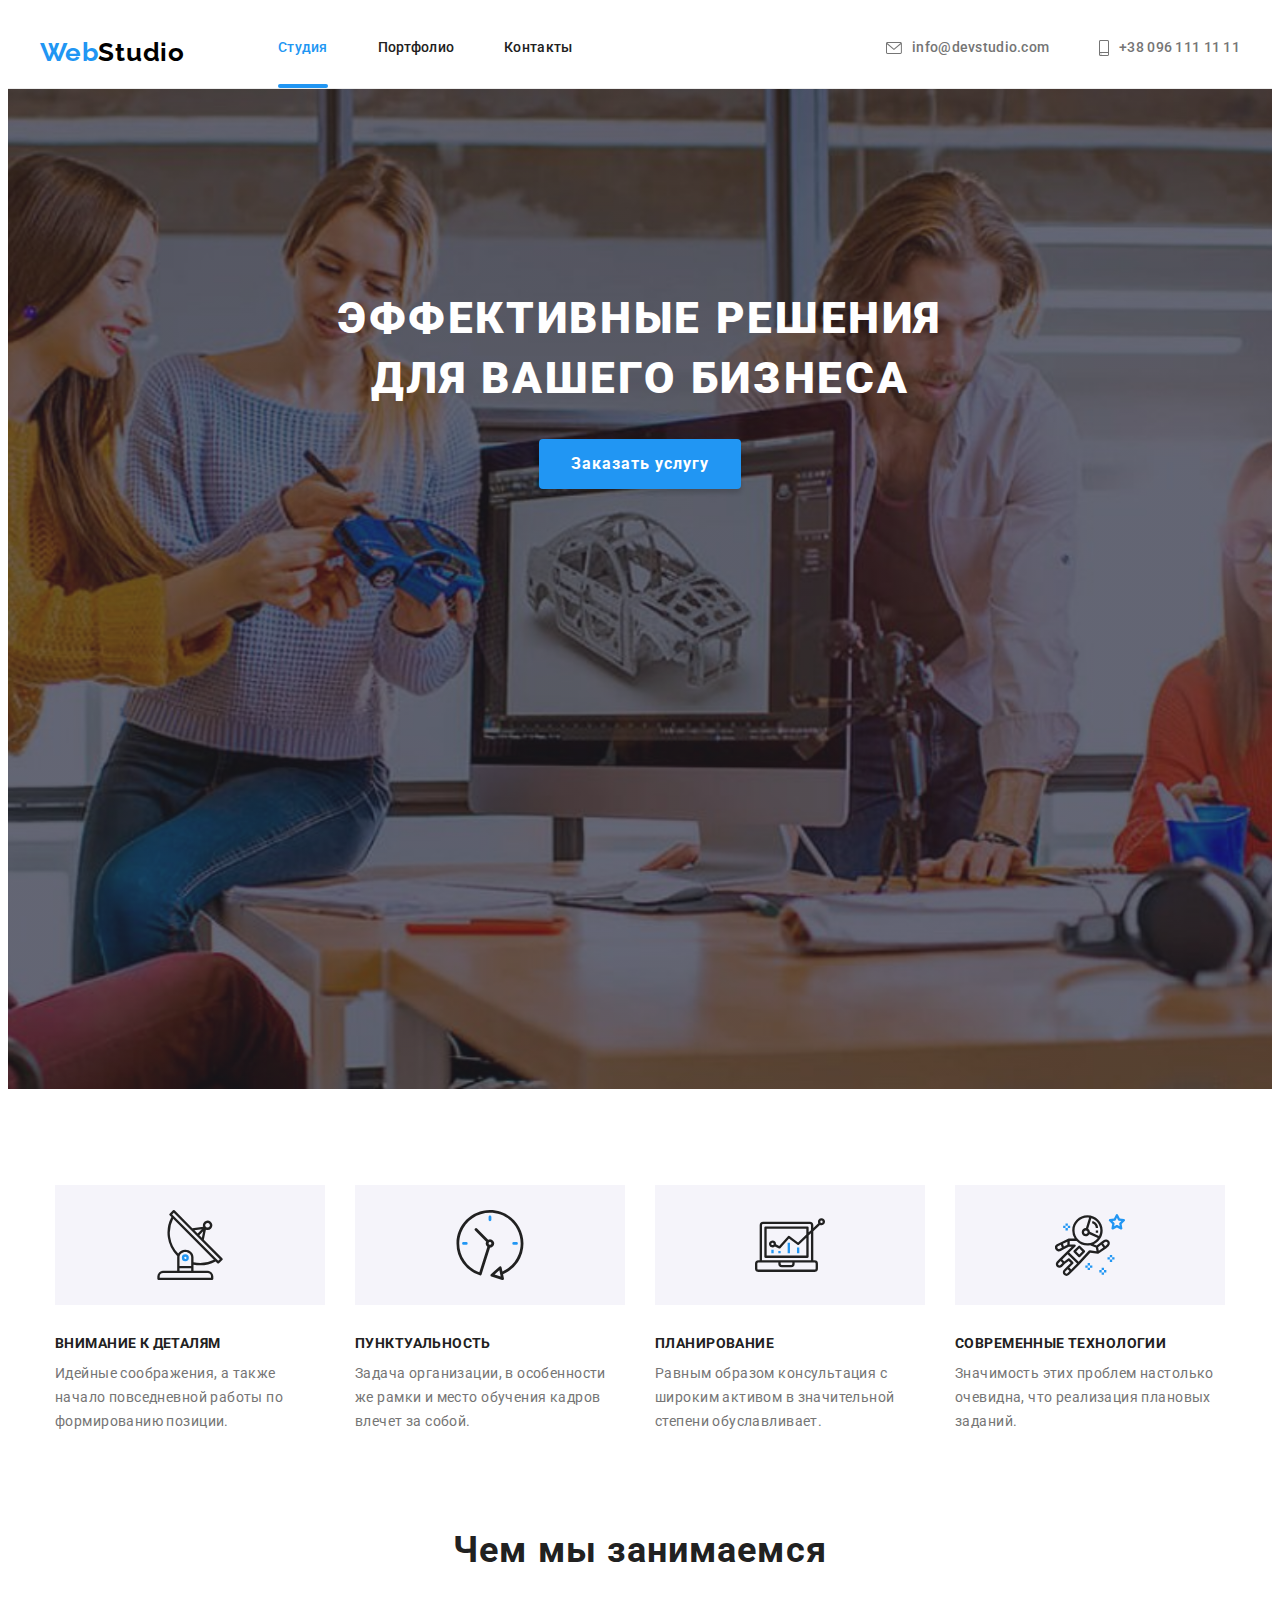
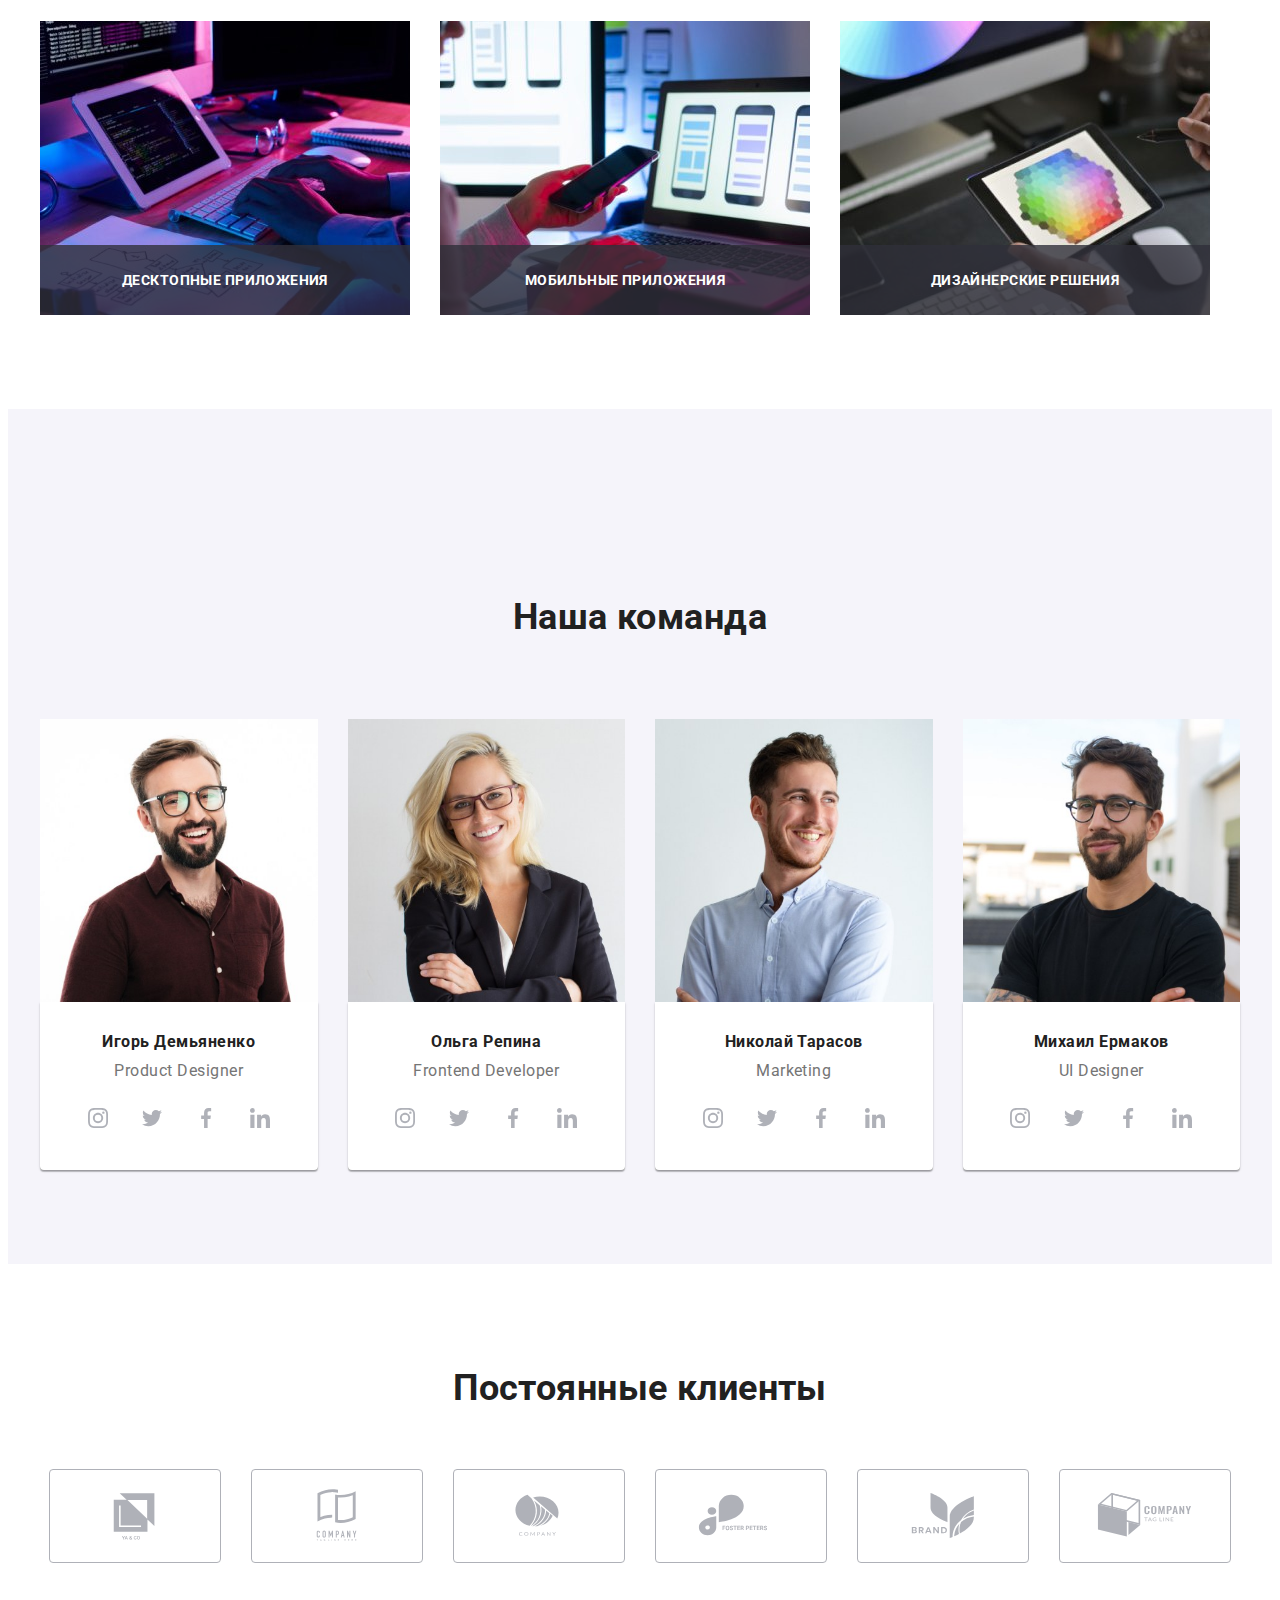
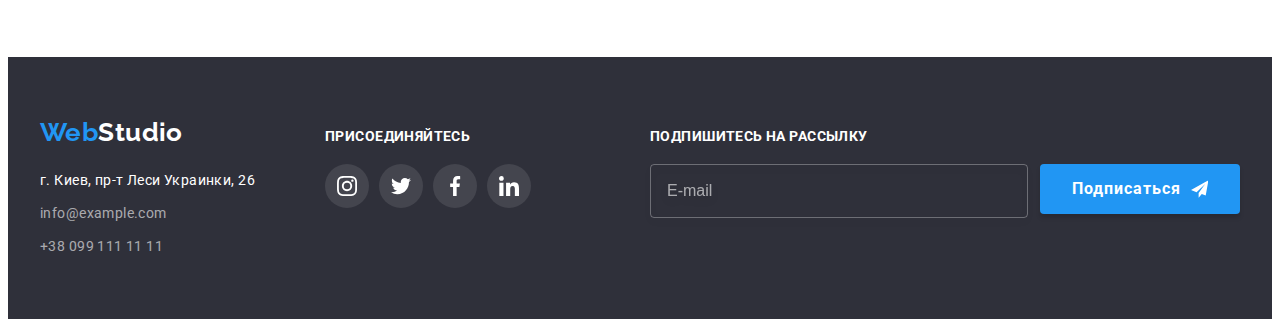
<file: index.html>
<!DOCTYPE html>
<html lang="ru">
	<head>
		<meta charset="UTF-8" />
		<meta http-equiv="X-UA-Compatible" content="IE=edge" />
		<meta name="viewport" content="width=device-width, initial-scale=1.0" />
		<title>Document</title>
		<link
			rel="stylesheet"
			href="https://cdnjs.cloudflare.com/ajax/libs/modern-normalize/1.1.0/modern-normalize.min.css"
			integrity="sha512-wpPYUAdjBVSE4KJnH1VR1HeZfpl1ub8YT/NKx4PuQ5NmX2tKuGu6U/JRp5y+Y8XG2tV+wKQpNHVUX03MfMFn9Q=="
			crossorigin="anonymous"
			referrerpolicy="no-referrer"
		/>
		<!-- fonts start -->
		<link rel="preconnect" href="https://fonts.googleapis.com" />
		<link rel="preconnect" href="https://fonts.gstatic.com" crossorigin />
		<link
			href="https://fonts.googleapis.com/css2?family=Raleway:wght@700&family=Roboto:wght@400;500;700;900&display=swap"
			rel="stylesheet"
		/>
		<!-- fonts end -->
		<link rel="stylesheet" href="./css/main.min.css" />
	
	</head>

	<body data-page>
		<!-- шапка -->
		<header class="header">
			<div class="container header__container">
				<a class="logo header__logo link" href="./index.html">Web<span class="header__logo-light">Studio</span>
				</a>
				<nav class="nav">
					<ul class="nav__list list">
						<li class="nav__item">
							<a class="nav__link nav__link--current link" href="./index.html">Студия</a>
						</li>
						<li class="nav__item">
							<a class="nav__link link" href="./portfolio.html">Портфолио</a>
						</li>
						<li class="nav__item">
							<a class="nav__link link" href="#">Контакты</a>
						</li>
					</ul>
				</nav>
				<ul class="header-contacts list">
					<li class="header-contacts__item">
						<a class="header-contacts__link link " href="mailto:info@devstudio.com">
							<svg class="header-contacts__icon" width="16px" height="12px">
								<use href="./images/icons.svg#mail"></use>
							</svg>
							info@devstudio.com
						</a>
					</li>

					<li class="header-contacts__item">
						<a class="header-contacts__link link " href="tel:+380961111111">
							<svg class="header-contacts__icon" width="10px" height="16px">
								<use href="./images/icons.svg#phone"></use>
							</svg>
							+38 096 111 11 11
						</a>
					</li>
				</ul>
					<button class="open-btn" type="submit">
						<svg class="header-icon" width="40" height="40">
						   <use href="./images/icons.svg#icon-menu"></use>
						 </svg>
					   </button>
			</div>
			 <!--MobMenu-->
			 
			 </div>
			 <div class="mob-menu is-hidden">
			   <button class="close-btn" type="submit">
				  <svg class="close-icon" width="40" height="40">
				   <use href="./images/icons.svg#icon-close"></use>
				 </svg>
			   </button>
			   <ul class="mob-menu__list list">
				 <li class="mob-menu__item">
				   <a class="mob-menu__link current link" href="./index.html">Студия</a>
				 </li>
				 <li class="mob-menu__item">
				   <a class="mob-menu__link  link" href="./portfolio.html">Портфолио</a>
				 </li>
				 <li class="mob-menu__item">
				   <a class="mob-menu__link link" href="">Контакты</a>
				 </li>
			   </ul>
			   <div class="mob-menu__contact">
				 <a class="mob-menu__tel link" href="tel:+380961111111">
					 +38 096 111 11 11</a>
			<a class="mob-menu__mail link" href="mailto:info@devstudio.com">
					   info@devstudio.com</a>
			  </div>
			   <ul class="mob-menu__soc list">
				 <li class="mob-menu__soc-item">
				   <a class="mob-menu__soc-link" href="">Instagram</a>
				 </li>
				 <li class="mob-menu__soc-item">
				   <a class="mob-menu__soc-link" href="">Twitter</a>
				 </li>
				 <li class="mob-menu__soc-item">
				   <a class="mob-menu__soc-link" href="">Facebook</a>
				 </li>
				 <li class="mob-menu__soc-item">
				   <a class="mob-menu__soc-link" href="">LinkedIn</a>
				 </li>
			   </ul>
			  </div>
		</header>
		<!-- основная информация -->
		<main>
			<!-- секция герой -->
			<section class="hero section">
				<div class="container">
					<h1 class="hero__title">Эффективные решения для вашего бизнеса</h1>
					<button type="button" data-modal-open class="hero__btn btn">Заказать услугу</button>
				</div>
			</section>
			<!-- наши особенности -->
			<section class="peculiarities section">
				<div class="container peculiarities-container">
					<h2 class="visually-hidden">особенности</h2>
					<ul class="peculiarities-list list">
						<li class="peculiarities-list__item">
							<div class="peculiarities-list__icon">
								<svg width="70px" height="70px">
									<use href="./images/icons.svg#antenna"></use>
								</svg>
							</div>
							<h3 class="peculiarities-list__h">Внимание к деталям</h3>
							<p class="peculiarities-list__p">
								Идейные соображения, а также начало повседневной работы по формированию позиции.
							</p>
						</li>
						<li class="peculiarities-list__item">
							<div class="peculiarities-list__icon">
								<svg width="70px" height="70px">
									<use href="./images/icons.svg#clock"></use>
								</svg>
							</div>
							<h3 class="peculiarities-list__h">Пунктуальность</h3>
							<p class="peculiarities-list__p">
								Задача организации, в особенности же рамки и место обучения кадров влечет за собой.
							</p>
						</li>
						<li class="peculiarities-list__item">
							<div class="peculiarities-list__icon">
								<svg width="70px" height="70px">
									<use href="./images/icons.svg#diagram"></use>
								</svg>
							</div>
							<h3 class="peculiarities-list__h">Планирование</h3>
							<p class="peculiarities-list__p">
								Равным образом консультация с широким активом в значительной степени обуславливает.
							</p>
						</li>
						<li class="peculiarities-list__item">
							<div class="peculiarities-list__icon">
								<svg width="70px" height="70px">
									<use href="./images/icons.svg#astronaut"></use>
								</svg>
							</div>
							<h3 class="peculiarities-list__h">Современные технологии</h3>
							<p class="peculiarities-list__p">
								Значимость этих проблем настолько очевидна, что реализация плановых заданий.
							</p>
						</li>
					</ul>
				</div>
			</section>
			<!-- Чем мы занимаемся -->
			<section class="examples section">
				<div class="container">
					<h2 class="examples__title">Чем мы занимаемся</h2>
					<ul class="examples-list list">
						<li class="examples-list__item">
							<img class="examples-list__img" 
							srcset="./images\img-1@1x_destop.jpg 1x, images\img-1@2x_destop.jpg 2x"
							src="./images\img-1@1x_destop.jpg" 
							alt="Десктопные приложения" 
							width="370"/>
							
								<p class="examples-list__label">Десктопные приложения</p>
							
						</li>
						<li class="examples-list__item">
							<img class="examples-list__img" 
							srcset="./images\img-2@1x_destop.jpg 1x, images\img-2@2x_destop.jpg 2x"
							src="./images\img-2@1x_destop.jpg" alt="Мобильные приложения" width="370"  />
							
								<p class="examples-list__label">Мобильные приложения</p>
							
						</li>
						<li class="examples-list__item">
							<img class="examples-list__img"
							srcset="./images\img-3@1x_destop.jpg 1x, images\img-3@2x_destop.jpg 2x"
							 src="./images\img-3@1x_destop.jpg" alt="Дизайнерские решения" width="370"  />
							
								<p class="examples-list__label">Дизайнерские решения</p>
							
						</li>
					</ul>
				</div>
			</section>
			<!-- наша команда -->
			<section class="team section">
				<div class="container">
					<h2 class="team__title">Наша команда</h2>
					<ul class="team-list list cards-set">
						<li class="team__item cards-set-item">
							<picture>
								<source
								  srcset="
									./images\teamphoto\img-1@1x_desktop.jpg 1x,
									./images\teamphoto\img-1@2x_desktop.jpg 2x
								  "
								  media="(min-width: 1200px)"
								/>
								<source
								  srcset="
									./images\teamphoto\img-1@1x_tablet.jpg 1x,
									./images\teamphoto\img-1@2x_tablet.jpg 2x
								  "
								  media="(min-width: 768px)"
								/>
								<source
								  srcset="
									./images\teamphoto\img-1@1x_mobile.jpg 1x,
									./images\teamphoto\img-1@2x_mobile.jpg 2x
								  "
								  media="(min-width: 480px)"
								/>
							  </picture>
							  <img
								class="team-img"
								src="./images\teamphoto\img-1@1x_mobile.jpg"
								alt="фотография специалиста1"
								width="450"
							  />
							<div class="team-wrapper">
								<h3 class="team-name">Игорь Демьяненко</h3>
								<p class="team-proffeison" lang="en">Product Designer</p>
								<ul class="list socials">
									<li class="social-item">
										<a class="link socila-link" href="" target="_blank" rel="nofollow noopener" aria-label="instagram">
											<svg class="social-icon" width="20px" height="20px">
												<use href="./images/icons.svg#instagram"></use>
											</svg>
										</a>
									</li>
									<li class="social-item">
										<a class="link socila-link" href="" target="_blank" rel="nofollow noopener" aria-label="twitter">
											<svg class="social-icon" width="20px" height="20px">
												<use href="./images/icons.svg#twitter"></use>
											</svg>
										</a>
									</li>
									<li class="social-item">
										<a class="link socila-link" href="" target="_blank" rel="nofollow noopener" aria-label="facebook">
											<svg class="social-icon" width="20px" height="20px">
												<use href="./images/icons.svg#facebook"></use>
											</svg>
										</a>
									</li>
									<li class="social-item">
										<a class="link socila-link" href="" target="_blank" rel="nofollow noopener" aria-label="linkedin">
											<svg class="social-icon" width="20px" height="20px">
												<use href="./images/icons.svg#linkedin"></use>
											</svg>
										</a>
									</li>
								</ul>
							</div>
						</li>

						<li class="team__item cards-set-item">
							<picture>
								<source
								  srcset="
									./images\teamphoto\img-2@1x_desktop.jpg 1x,
									./images\teamphoto\img-2@2x_desktop.jpg 2x
								  "
								  media="(min-width: 1200px)"
								/>
								<source
								  srcset="
									./images\teamphoto\img-2@1x_tablet.jpg 1x,
									./images\teamphoto\img-2@2x_tablet.jpg 2x
								  "
								  media="(min-width: 768px)"
								/>
								<source
								  srcset="
									./images\teamphoto\img-2@1x_mobile.jpg 1x,
									./images\teamphoto\img-2@2x_mobile.jpg 2x
								  "
								  media="(min-width: 480px)"
								/>
							  </picture>
							  <img
								class="team-img"
								src="./images\teamphoto\img-2@1x_mobile.jpg"
								alt="фотография специалиста1"
								width="450"
							  />
							<div class="team-wrapper">
								<h3 class="team-name">Ольга Репина</h3>
								<p class="team-proffeison" lang="en">Frontend Developer</p>
								<ul class="list socials">
									<li class="social-item">
										<a class="link socila-link" href="" target="_blank" rel="nofollow noopener" aria-label="instagram">
											<svg class="social-icon" width="20px" height="20px">
												<use href="./images/icons.svg#instagram"></use>
											</svg>
										</a>
									</li>
									<li class="social-item">
										<a class="link socila-link" href="" target="_blank" rel="nofollow noopener" aria-label="twitter">
											<svg class="social-icon" width="20px" height="20px">
												<use href="./images/icons.svg#twitter"></use>
											</svg>
										</a>
									</li>
									<li class="social-item">
										<a class="link socila-link" href="" target="_blank" rel="nofollow noopener" aria-label="facebook">
											<svg class="social-icon" width="20px" height="20px">
												<use href="./images/icons.svg#facebook"></use>
											</svg>
										</a>
									</li>
									<li class="social-item">
										<a class="link socila-link" href="" target="_blank" rel="nofollow noopener" aria-label="linkedin">
											<svg class="social-icon" width="20px" height="20px">
												<use href="./images/icons.svg#linkedin"></use>
											</svg>
										</a>
									</li>
								</ul>
							</div>
						</li>
						<li class="team__item cards-set-item">
							<picture>
								<source
								  srcset="
									./images\teamphoto\img-3@1x_desktop.jpg 1x,
									./images\teamphoto\img-3@2x_desktop.jpg 2x
								  "
								  media="(min-width: 1200px)"
								/>
								<source
								  srcset="
									./images\teamphoto\img-3@1x_tablet.jpg 1x,
									./images\teamphoto\img-3@2x_tablet.jpg 2x
								  "
								  media="(min-width: 768px)"
								/>
								<source
								  srcset="
									./images\teamphoto\img-3@1x_mobile.jpg 1x,
									./images\teamphoto\img-3@2x_mobile.jpg 2x
								  "
								  media="(min-width: 480px)"
								/>
							  </picture>
							  <img
								class="team-img"
								src="./images\teamphoto\img-3@1x_mobile.jpg"
								alt="фотография специалиста1"
								width="450"
							  />
							<div class="team-wrapper">
								<h3 class="team-name">Николай Тарасов</h3>
								<p class="team-proffeison" lang="en">Marketing</p>
								<ul class="list socials">
									<li class="social-item">
										<a class="link socila-link" href="" target="_blank" rel="nofollow noopener" aria-label="instagram">
											<svg class="social-icon" width="20px" height="20px">
												<use href="./images/icons.svg#instagram"></use>
											</svg>
										</a>
									</li>
									<li class="social-item">
										<a class="link socila-link" href="" target="_blank" rel="nofollow noopener" aria-label="twitter">
											<svg class="social-icon" width="20px" height="20px">
												<use href="./images/icons.svg#twitter"></use>
											</svg>
										</a>
									</li>
									<li class="social-item">
										<a class="link socila-link" href="" target="_blank" rel="nofollow noopener" aria-label="facebook">
											<svg class="social-icon" width="20px" height="20px">
												<use href="./images/icons.svg#facebook"></use>
											</svg>
										</a>
									</li>
									<li class="social-item">
										<a class="link socila-link" href="" target="_blank" rel="nofollow noopener" aria-label="linkedin">
											<svg class="social-icon" width="20px" height="20px">
												<use href="./images/icons.svg#linkedin"></use>
											</svg>
										</a>
									</li>
								</ul>
							</div>
						</li>
						<li class="team__item cards-set-item">
							<picture>
								<source
								  srcset="
									./images\teamphoto\img-4@1x_desktop.jpg 1x,
									./images\teamphoto\img-4@2x_desktop.jpg 2x
								  "
								  media="(min-width: 1200px)"
								/>
								<source
								  srcset="
									./images\teamphoto\img-4@1x_tablet.jpg 1x,
									./images\teamphoto\img-4@2x_tablet.jpg 2x
								  "
								  media="(min-width: 768px)"
								/>
								<source
								  srcset="
									./images\teamphoto\img-4@1x_mobile.jpg 1x,
									./images\teamphoto\img-4@2x_mobile.jpg 2x
								  "
								  media="(min-width: 480px)"
								/>
							  </picture>
							  <img
								class="team-img"
								src="./images\teamphoto\img-4@1x_mobile.jpg"
								alt="фотография специалиста1"
								width="450"
							  />
							<div class="team-wrapper">
								<h3 class="team-name">Михаил Ермаков</h3>
								<p class="team-proffeison" lang="en">UI Designer</p>
								<ul class="list socials">
									<li class="social-item">
										<a class="link socila-link" href="" target="_blank" rel="nofollow noopener" aria-label="instagram">
											<svg class="social-icon" width="20px" height="20px">
												<use href="./images/icons.svg#instagram"></use>
											</svg>
										</a>
									</li>
									<li class="social-item">
										<a class="link socila-link" href="" target="_blank" rel="nofollow noopener" aria-label="twitter">
											<svg class="social-icon" width="20px" height="20px">
												<use href="./images/icons.svg#twitter"></use>
											</svg>
										</a>
									</li>
									<li class="social-item">
										<a class="link socila-link" href="" target="_blank" rel="nofollow noopener" aria-label="facebook">
											<svg class="social-icon" width="20px" height="20px">
												<use href="./images/icons.svg#facebook"></use>
											</svg>
										</a>
									</li>
									<li class="social-item">
										<a class="link socila-link" href="" target="_blank" rel="nofollow noopener" aria-label="linkedin">
											<svg class="social-icon" width="20px" height="20px">
												<use href="./images/icons.svg#linkedin"></use>
											</svg>
										</a>
									</li>
								</ul>
							</div>
						</li>
					</ul>
				</div>
			</section>
			<!-- постоянные клиенты -->
			<section class="clients section">
				<div class="container">
					<h2 class="clients-title">Постоянные клиенты</h2>
					<ul class="clients-list list">
						<li class="clients-item">
							<a href="" class="clients-link">
								<svg class="clients-icon" width="106" height="60">
									<use href="./images/icons.svg#company1"></use>
								</svg>
							</a>
						</li>
						<li class="clients-item">
							<a href="" class="clients-link">
								<svg class="clients-icon" width="106" height="60">
									<use href="./images/icons.svg#company2"></use>
								</svg>
							</a>
						</li>
						<li class="clients-item">
							<a href="" class="clients-link">
								<svg class="clients-icon" width="106" height="60">
									<use href="./images/icons.svg#company3"></use>
								</svg>
							</a>
						</li>
						<li class="clients-item">
							<a href="" class="clients-link">
								<svg class="clients-icon" width="106" height="60">
									<use href="./images/icons.svg#company4"></use>
								</svg>
							</a>
						</li>
						<li class="clients-item">
							<a href="" class="clients-link">
								<svg class="clients-icon" width="106" height="60">
									<use href="./images/icons.svg#company5"></use>
								</svg>
							</a>
						</li>
						<li class="clients-item">
							<a href="" class="clients-link">
								<svg class="clients-icon" width="106" height="60">
									<use href="./images/icons.svg#company6"></use>
								</svg>
							</a>
						</li>
					</ul>
				</div>
			</section>
		</main>
		<!-- подвал -->
		<footer class="footer">
			<div class="container">
				<div class="address-container-wrapper">
				<div class="address-container">
					<a class="logo logo-ft link" href="./index.html">Web<span class="logo-dark">Studio</span>
					</a>
					<address class="address">
						<ul class="address-list list">
							<li class="address-iteam">
								<a
									class="adsress-link link"
									href="https://goo.gl/maps/4akNieNe14denpzW6"
									target="_blank"
									rel="nofollow noopener"
								>
									г. Киев, пр-т Леси Украинки, 26
								</a>
							</li>
							<li class="contacts-iteam">
								<a class="contacts-link link" href="mailto:info@example.com">info@example.com</a>
							</li>
							<li class="contacts-iteam">
								<a class="contacts-link link" href="tel:+380991111111">+38 099 111 11 11</a>
							</li>
						</ul>
					</address>
				</div>
				<div class="join-container">
					<h2 class="join-title">присоединяйтесь</h2>
					<ul class="list socials">
						<li class="social-item">
							<a class="link footer-socila-link" href="" target="_blank" rel="nofollow noopener" aria-label="instagram">
								<svg class="footer-social-icon" width="20px" height="20px">
									<use href="./images/icons.svg#instagram"></use>
								</svg>
							</a>
						</li>
						<li class="social-item">
							<a class="link footer-socila-link" href="" target="_blank" rel="nofollow noopener" aria-label="twitter">
								<svg class="footer-social-icon" width="20px" height="20px">
									<use href="./images/icons.svg#twitter"></use>
								</svg>
							</a>
						</li>
						<li class="social-item">
							<a class="link footer-socila-link" href="" target="_blank" rel="nofollow noopener" aria-label="facebook">
								<svg class="footer-social-icon" width="20px" height="20px">
									<use href="./images/icons.svg#facebook"></use>
								</svg>
							</a>
						</li>
						<li class="social-item">
							<a class="link footer-socila-link" href="" target="_blank" rel="nofollow noopener" aria-label="linkedin">
								<svg class="footer-social-icon" width="20px" height="20px">
									<use href="./images/icons.svg#linkedin"></use>
								</svg>
							</a>
						</li>
					</ul>
				</div>
			</div>
				<div class="footer-mailing">
					<h2 class="mailing-header">Подпишитесь на рассылку</h2>
					<form class="mailing-form">
					  <label class="mailing-label" for="mail-name"> </label>
					  <input
						type="email"
						name="mail-name"
						class="mailing-input"
						required
						id="mail-name"
						placeholder="E-mail"
						name="mail-name"
					  />
					  <button class="mailing-button" type="submit">
						Подписаться
						<svg class="mailing-icon" width="24" height="24">
						  <use href="./images/icons.svg#icon-telegram"></use>
						</svg>
					  </button>
					</form>
				  </div>
			</div>
		</footer>
		<!-- modal -->
		<div class="backdrop is-hidden" data-modal>
			<div class="modal">
			  <button type="button" class="modal-close-button" data-modal-close>
				<svg class="close-icon" width="30" height="30">
				  <use href="./images/icons.svg#icon-close"></use>
				</svg>
			  </button>
			  <p class="modal-title">Оставьте свои данные, мы вам перезвоним</p>
			  <form class="modal-form">
				<div class="modal-field">
				  <label class="modal-label" for="user-name">Имя </label>
				  <div class="input-wrap">
					<input
					  type="text"
					  name="user-name"
					  class="modal-input"
					  required
					  id="user-name"
					/>
					<svg class="input-icon" width="18" height="18">
					  <use href="./images/icons.svg#icon-person-modal"></use>
					</svg>
				  </div>
				</div>
				<div class="modal-field">
				  <label class="modal-label" for="user-tel">Телефон </label>
				  <div class="input-wrap">
					<input
					  type="tel"
					  name="user-tel"
					  class="modal-input"
					  required
					  id="user-tel"
					  title="+380 (00) 000-00-00"
					  pattern="[\+]\d{3}\s[\(]\d{2}[\)]\s\d{3}[\-]\d{2}[\-]\d{2}"
					  minlength="13"
					  maxlength="13"
					/>
					<svg class="input-icon" width="18" height="18">
					  <use href="./images/icons.svg#icon-phone-modal"></use>
					</svg>
				  </div>
				</div>
				<div class="modal-field">
				  <label class="modal-label" for="user-mail"> Почта</label>
				  <div class="input-wrap">
					<input
					  type="email"
					  name="user-mail"
					  class="modal-input"
					  id="user-mail"
					/>
					<svg class="input-icon" width="18" height="18">
					  <use href="./images/icons.svg#icon-email-modal"></use>
					</svg>
				  </div>
				</div>
				<div class="modal-comment">
				  <label class="modal-label" for="user-comment"> Комментарий</label>
				  <textarea
					class="modal-text"
					name="modal-text"
					id="user-comment"
					cols="30"
					rows="10"
					placeholder="Введите текст"
				  ></textarea>
				</div>
				<div class="modal-agreement">
				  <input
					type="checkbox"
					name="privacy"
					id="privacy"
					class="input-check visually-hidden"
				  />
				  <label for="privacy" class="check-text">
					<span>
					  <svg class="check-icon" width="11" height="8">
						<use href="./images/icons.svg#chek"></use>
					  </svg>
					</span>
					Соглашаюсь с рассылкой и принимаю&nbsp;
					<a href="">Условия договора</a>
				  </label>
				</div>
				<button type="submit" class="modal-btn">Отправить</button>
			  </form>
			</div>
		  </div>

		<script src="./js/modal.js"></script>
		<script src="./js/menu.js"></script>
	</body>
</html>
</file>
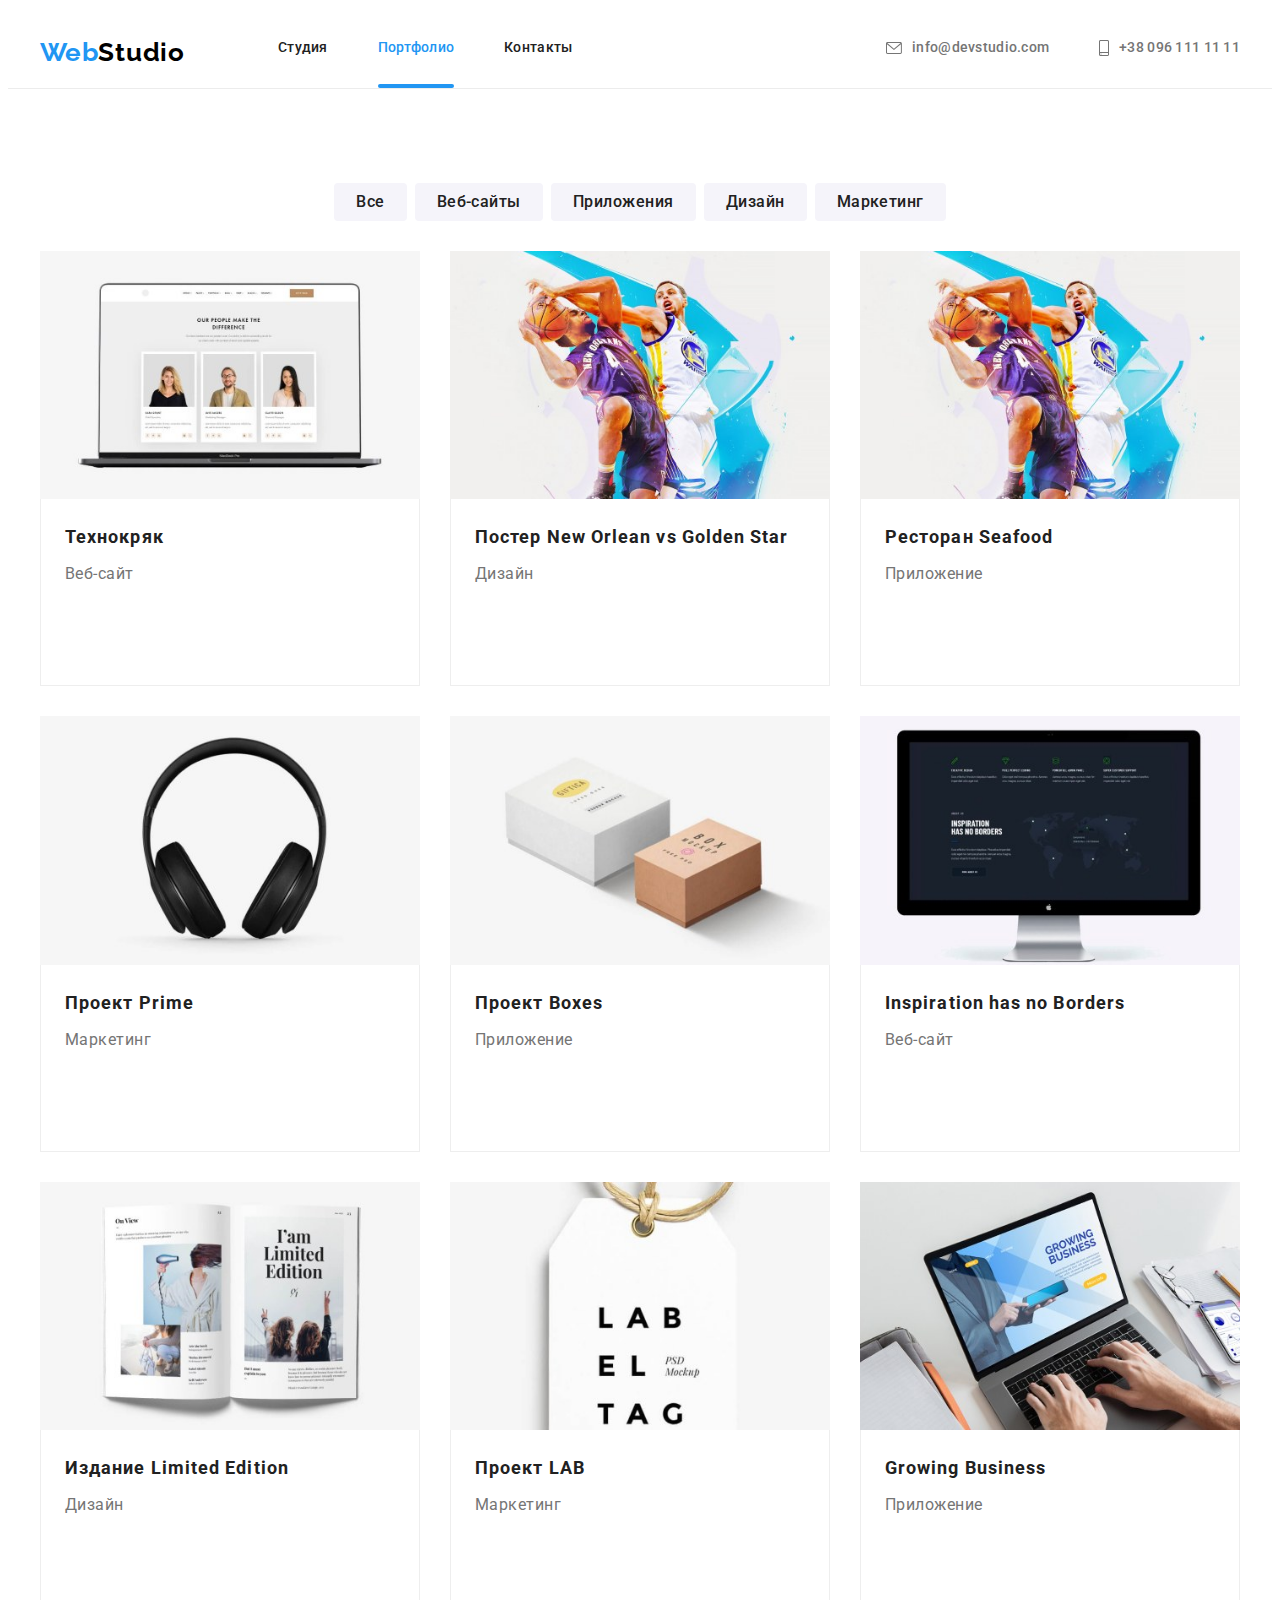
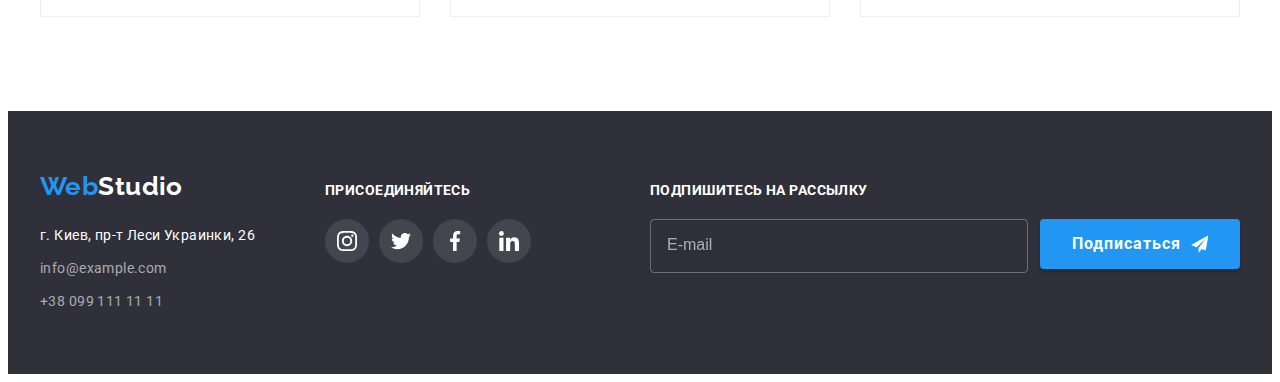
<file: portfolio.html>
<!DOCTYPE html>
<html lang="ru">
	<head>
		<meta charset="UTF-8" />
		<meta http-equiv="X-UA-Compatible" content="IE=edge" />
		<meta name="viewport" content="width=device-width, initial-scale=1.0" />
		<title>Document</title>
		<!-- start normalize -->
		<link
			rel="stylesheet"
			href="https://cdnjs.cloudflare.com/ajax/libs/modern-normalize/1.1.0/modern-normalize.min.css"
			integrity="sha512-wpPYUAdjBVSE4KJnH1VR1HeZfpl1ub8YT/NKx4PuQ5NmX2tKuGu6U/JRp5y+Y8XG2tV+wKQpNHVUX03MfMFn9Q=="
			crossorigin="anonymous"
			referrerpolicy="no-referrer"/>
		<!-- end normolize -->
		<!-- fonts start -->
		<link rel="preconnect" href="https://fonts.googleapis.com" />
		<link rel="preconnect" href="https://fonts.gstatic.com" crossorigin />
		<link
			href="https://fonts.googleapis.com/css2?family=Raleway:wght@700&family=Roboto:wght@400;500;700;900&display=swap"
			rel="stylesheet"
		/>
		<!-- fonts end -->
		<link rel="stylesheet" href="./css/main.min.css" />
		<link rel="stylesheet" href="./css/styles.css" />
	</head>
	<body>
		<!-- шапка -->
		<header class="header">
			<div class="container header__container">
				<a class="logo header__logo link" href="./index.html">Web<span class="header__logo-light">Studio</span>
				</a>
				<nav class="nav">
					<ul class="nav__list list">
						<li class="nav__item">
							<a class="nav__link link" href="./index.html">Студия</a>
						</li>
						<li class="nav__item">
							<a class="nav__link nav__link--current link" href="./portfolio.html">Портфолио</a>
						</li>
						<li class="nav__item">
							<a class="nav__link link" href="#">Контакты</a>
						</li>
					</ul>
				</nav>
				<ul class="header-contacts list">
					<li class="header-contacts__item">
						<a class="header-contacts__link link " href="mailto:info@devstudio.com">
							<svg class="header-contacts__icon" width="16px" height="12px">
								<use href="./images/icons.svg#mail"></use>
							</svg>
							info@devstudio.com
						</a>
					</li>

					<li class="header-contacts__item">
						<a class="header-contacts__link link " href="tel:+380961111111">
							<svg class="header-contacts__icon" width="10px" height="16px">
								<use href="./images/icons.svg#phone"></use>
							</svg>
							+38 096 111 11 11
						</a>
					</li>
				</ul>
					<button class="open-btn" type="submit">
						<svg class="header-icon" width="40" height="40">
						   <use href="./images/icons.svg#icon-menu"></use>
						 </svg>
					   </button>
			</div>
			 <!--MobMenu-->
			 
			 </div>
			 <div class="mob-menu is-hidden">
			   <button class="close-btn" type="submit">
				  <svg class="close-icon" width="40" height="40">
				   <use href="./images/icons.svg#icon-close"></use>
				 </svg>
			   </button>
			   <ul class="mob-menu__list list">
				 <li class="mob-menu__item">
				   <a class="mob-menu__link link" href="./index.html">Студия</a>
				 </li>
				 <li class="mob-menu__item">
				   <a class="mob-menu__link current link" href="./portfolio.html">Портфолио</a>
				 </li>
				 <li class="mob-menu__item">
				   <a class="mob-menu__link link" href="">Контакты</a>
				 </li>
			   </ul>
			   <div class="mob-menu__contact">
				 <a class="mob-menu__tel link" href="tel:+380961111111">
					 +38 096 111 11 11</a>
			<a class="mob-menu__mail link" href="mailto:info@devstudio.com">
					   info@devstudio.com</a>
			  </div>
			   <ul class="mob-menu__soc list">
				 <li class="mob-menu__soc-item">
				   <a class="mob-menu__soc-link" href="">Instagram</a>
				 </li>
				 <li class="mob-menu__soc-item">
				   <a class="mob-menu__soc-link" href="">Twitter</a>
				 </li>
				 <li class="mob-menu__soc-item">
				   <a class="mob-menu__soc-link" href="">Facebook</a>
				 </li>
				 <li class="mob-menu__soc-item">
				   <a class="mob-menu__soc-link" href="">LinkedIn</a>
				 </li>
			   </ul>
			  </div>
		</header>
		<!-- основная информация -->
		<!-- portfolio -->
		<main>
			<section class="portfolio section">
				<div class="container">
					<h1 class="visually-hidden">Портфолио</h1>
					<ul class="btn-list list btn-list-container">
						<li class="btn-item">
							<button type="button" class="btn-filtr filtr-btn">Все</button>
						</li>
						<li class="btn-item">
							<button type="button" class="btn-filtr filtr-btn">Веб-сайты</button>
						</li>
						<li class="btn-item">
							<button type="button" class="btn-filtr filtr-btn">Приложения</button>
						</li>
						<li class="btn-item">
							<button type="button" class="btn-filtr filtr-btn">Дизайн</button>
						</li>
						<li class="btn-item">
							<button type="button" class="btn-filtr filtr-btn">Маркетинг</button>
						</li>
					</ul>
					<ul class="list portfolio-list">
						<li class="portfolio-item cards-set-item">
							<a href="" class="link portfolio-link">
								<div class="img-cover">
									  <picture>
                <source
                  srcset="
                    ./images/portfolio/img-1@1x_desktop.jpg 1x,
                    ./images/portfolio/img-1@2x_desktop.jpg 2x
                  "
                  media="(min-width: 1200px)"
                />
                <source
                  srcset="
                    ./images/portfolio/img-1@1x_tablet.jpg 1x,
                    ./images/portfolio/img-1@2x_tablet.jpg 2x
                  "
                  media="(min-width: 768px)"
                />
                <source
                  srcset="
                    ./images/portfolio/img-1@1x_mobile.jpg 1x,
                    ./images/portfolio/img-1@2x_mobile.jpg 2x
                  "
                  media="(min-width: 480px)"
                />
              </picture>
									<img src="./images/portfolio/img-1@1x_mobile.jpg" alt="project-1" class="portfolio-img" width="450" />
								<div class="overlay">
									<p class="overlay-text">
										Ресурс предлагает комплексные предложения с разным уровнем функционала и сервисов. Все это позволит посетителю получить исчерпывающие сведения о компании или частном лице.
									</p>
									</div>
								</div>
								<div class="portfolio-wrapper">
									<h2 class="portfolio-name">Технокряк</h2>
									<p class="portfolio-text">Веб-сайт</p>
								</div>
							</a>
						</li>
						<li class="portfolio-item cards-set-item">
							<a href="" class="link portfolio-link">
								<div class="img-cover">
									  <picture>
                <source
                  srcset="
				  ./images/portfolio/img-2@1x_desktop.jpg 1x,
				  ./images/portfolio/img-2@2x_desktop.jpg 2x
                  "
                  media="(min-width: 1200px)"
                />
                <source
                  srcset="
				  ./images/portfolio/img-2@1x_tablet.jpg 1x,
				  ./images/portfolio/img-2@2x_tablet.jpg 2x
                  "
                  media="(min-width: 768px)"
                />
                <source
                  srcset="
				  ./images/portfolio/img-2@1x_mobile.jpg 1x,
				  ./images/portfolio/img-2@2x_mobile.jpg 2x
                  "
                  media="(min-width: 480px)"
                />
              </picture>
									<img src="./images/portfolio/img-2@1x_mobile.jpg" alt="project-2" class="portfolio-img" width="450" />
									<div class="overlay">
										<p class="overlay-text">
											Ресурс предлагает комплексные предложения с разным уровнем функционала и сервисов. Все это позволит посетителю получить исчерпывающие сведения о компании или частном лице.
										</p>
										</div>
								</div>
								<div class="portfolio-wrapper">
									<h2 class="portfolio-name">Постер New Orlean vs Golden Star</h2>
									<p class="portfolio-text">Дизайн</p>
								</div>
							</a>
						</li>
						<li class="portfolio-item cards-set-item">
							<a href="" class="link portfolio-link">
								<div class="img-cover">
									  <picture>
                <source
                  srcset="
				  ./images/portfolio/img-3@1x_desktop.jpg 1x,
				  ./images/portfolio/img-3@2x_desktop.jpg 2x
                  "
                  media="(min-width: 1200px)"
                />
                <source
                  srcset="
				  ./images/portfolio/img-3@1x_tablet.jpg 1x,
				  ./images/portfolio/img-3@2x_tablet.jpg 2x
                  "
                  media="(min-width: 768px)"
                />
                <source
                  srcset="
				  ./images/portfolio/img-2@1x_mobile.jpg 1x,
				  ./images/portfolio/img-3@2x_mobile.jpg 2x
                  "
                  media="(min-width: 480px)"
                />
              </picture>
									<img src="./images/portfolio/img-2@1x_mobile.jpg" alt="project-3" class="portfolio-img" width="450" />
									<div class="overlay">
										<p class="overlay-text">
											Ресурс предлагает комплексные предложения с разным уровнем функционала и сервисов. Все это позволит посетителю получить исчерпывающие сведения о компании или частном лице.
										</p>
										</div>
								</div>
								<div class="portfolio-wrapper">
									<h2 class="portfolio-name">Ресторан Seafood</h2>
									<p class="portfolio-text">Приложение</p>
								</div>
							</a>
						</li>
						<li class="portfolio-item cards-set-item">
							<a href="" class="link portfolio-link">
								<div class="img-cover">
									  <picture>
                <source
                  srcset="
				  ./images/portfolio/img-4@1x_desktop.jpg 1x,
				  ./images/portfolio/img-4@2x_desktop.jpg 2x
                  "
                  media="(min-width: 1200px)"
                />
                <source
                  srcset="
				  ./images/portfolio/img-4@1x_tablet.jpg 1x,
				  ./images/portfolio/img-4@2x_tablet.jpg 2x
                  "
                  media="(min-width: 768px)"
                />
                <source
                  srcset="
				  ./images/portfolio/img-4@1x_mobile.jpg 1x,
				  ./images/portfolio/img-4@2x_mobile.jpg 2x
                  "
                  media="(min-width: 480px)"
                />
              </picture>
									<img src="./images/portfolio/img-4@1x_mobile.jpg" alt="project-4" class="portfolio-img" width="450" />
									<div class="overlay">
										<p class="overlay-text">
											Ресурс предлагает комплексные предложения с разным уровнем функционала и сервисов. Все это позволит посетителю получить исчерпывающие сведения о компании или частном лице.
										</p>
										</div>
								</div>
								<div class="portfolio-wrapper">
									<h2 class="portfolio-name">Проект Prime</h2>
									<p class="portfolio-text">Маркетинг</p>
								</div>
							</a>
						</li>
						<li class="portfolio-item cards-set-item">
							<a href="" class="link portfolio-link">
								<div class="img-cover">
									  <picture>
                <source
                  srcset="
				  ./images/portfolio/img-5@1x_desktop.jpg 1x,
				  ./images/portfolio/img-5@2x_desktop.jpg 2x
                  "
                  media="(min-width: 1200px)"
                />
                <source
                  srcset="
				  ./images/portfolio/img-5@1x_tablet.jpg 1x,
				  ./images/portfolio/img-5@2x_tablet.jpg 2x
                  "
                  media="(min-width: 768px)"
                />
                <source
                  srcset="
				  ./images/portfolio/img-5@1x_mobile.jpg 1x,
				  ./images/portfolio/img-5@2x_mobile.jpg 2x
                  "
                  media="(min-width: 480px)"
                />
              </picture>
									<img src="./images/portfolio/img-5@1x_mobile.jpg" alt="project-5" class="portfolio-img" width="450" />
									<div class="overlay">
										<p class="overlay-text">
											Ресурс предлагает комплексные предложения с разным уровнем функционала и сервисов. Все это позволит посетителю получить исчерпывающие сведения о компании или частном лице.
										</p>
										</div>
								</div>
								<div class="portfolio-wrapper">
									<h2 class="portfolio-name">Проект Boxes</h2>
									<p class="portfolio-text">Приложение</p>
								</div>
							</a>
						</li>
						<li class="portfolio-item cards-set-item">
							<a href="" class="link portfolio-link">
								<div class="img-cover">
									  <picture>
                <source
                  srcset="
				  ./images/portfolio/img-6@1x_desktop.jpg 1x,
				  ./images/portfolio/img-6@2x_desktop.jpg 2x
                  "
                  media="(min-width: 1200px)"
                />
                <source
                  srcset="
				  ./images/portfolio/img-6@1x_tablet.jpg 1x,
				  ./images/portfolio/img-6@2x_tablet.jpg 2x
                  "
                  media="(min-width: 768px)"
                />
                <source
                  srcset="
				  ./images/portfolio/img-6@1x_mobile.jpg 1x,
				  ./images/portfolio/img-6@2x_mobile.jpg 2x
                  "
                  media="(min-width: 480px)"
                />
              </picture>
									<img src="./images/portfolio/img-6@1x_mobile.jpg" alt="project-6" class="portfolio-img" width="450" />
									<div class="overlay">
										<p class="overlay-text">
											Ресурс предлагает комплексные предложения с разным уровнем функционала и сервисов. Все это позволит посетителю получить исчерпывающие сведения о компании или частном лице.
										</p>
										</div>
								</div>
								<div class="portfolio-wrapper">
									<h2 class="portfolio-name">Inspiration has no Borders</h2>
									<p class="portfolio-text">Веб-сайт</p>
								</div>
							</a>
						</li>
						<li class="portfolio-item cards-set-item">
							<a href="" class="link portfolio-link">
								<div class="img-cover">
									  <picture>
                <source
                  srcset="
				  ./images/portfolio/img-7@1x_desktop.jpg 1x,
				  ./images/portfolio/img-7@2x_desktop.jpg 2x
                  "
                  media="(min-width: 1200px)"
                />
                <source
                  srcset="
				  ./images/portfolio/img-7@1x_tablet.jpg 1x,
				  ./images/portfolio/img-7@2x_tablet.jpg 2x
                  "
                  media="(min-width: 768px)"
                />
                <source
                  srcset="
				  ./images/portfolio/img-7@1x_mobile.jpg 1x,
				  ./images/portfolio/img-7@2x_mobile.jpg 2x
                  "
                  media="(min-width: 480px)"
                />
              </picture>
									<img src="./images/portfolio/img-7@1x_mobile.jpg" alt="project-7" class="portfolio-img" width="450" />
									<div class="overlay">
										<p class="overlay-text">
											Ресурс предлагает комплексные предложения с разным уровнем функционала и сервисов. Все это позволит посетителю получить исчерпывающие сведения о компании или частном лице.
										</p>
										</div>
								</div>
								<div class="portfolio-wrapper">
									<h2 class="portfolio-name">Издание Limited Edition</h2>
									<p class="portfolio-text">Дизайн</p>
								</div>
							</a>
						</li>
						<li class="portfolio-item cards-set-item">
							<a href="" class="link portfolio-link">
								<div class="img-cover">
									  <picture>
                <source
                  srcset="
				  ./images/portfolio/img-8@1x_desktop.jpg 1x,
				  ./images/portfolio/img-8@2x_desktop.jpg 2x
                  "
                  media="(min-width: 1200px)"
                />
                <source
                  srcset="
				  ./images/portfolio/img-8@1x_tablet.jpg 1x,
				  ./images/portfolio/img-8@2x_tablet.jpg 2x
                  "
                  media="(min-width: 768px)"
                />
                <source
                  srcset="
				  ./images/portfolio/img-8@1x_mobile.jpg 1x,
				  ./images/portfolio/img-8@2x_mobile.jpg 2x
                  "
                  media="(min-width: 480px)"
                />
              </picture>
									<img src="./images/portfolio/img-8@1x_mobile.jpg" alt="project-8" class="portfolio-img" width="450" />
									<div class="overlay">
										<p class="overlay-text">
											Ресурс предлагает комплексные предложения с разным уровнем функционала и сервисов. Все это позволит посетителю получить исчерпывающие сведения о компании или частном лице.
										</p>
										</div>
								</div>
								<div class="portfolio-wrapper">
									<h2 class="portfolio-name">Проект LAB</h2>
									<p class="portfolio-text">Маркетинг</p>
								</div>
							</a>
						</li>
						<li class="portfolio-item cards-set-item">
							<a href="" class="link portfolio-link">
								<div class="img-cover">
									  <picture>
                <source
                  srcset="
				  ./images/portfolio/img-9@1x_desktop.jpg 1x,
				  ./images/portfolio/img-9@2x_desktop.jpg 2x
                  "
                  media="(min-width: 1200px)"
                />
                <source
                  srcset="
                    ../images/portfolio/img-9@1x_tablet.jpg 1x,
                    ./images/portfolio/img-9@2x_tablet.jpg 2x
                  "
                  media="(min-width: 768px)"
                />
                <source
                  srcset="
				  ./images/portfolio/img-9@1x_mobile.jpg 1x,
				  ./images/portfolio/img-9@2x_mobile.jpg 2x
                  "
                  media="(min-width: 480px)"
                />
              </picture>
									<img src="./images/portfolio/img-9@1x_mobile.jpg" alt="project-9" class="portfolio-img" width="450" />
									<div class="overlay">
										<p class="overlay-text">
											Ресурс предлагает комплексные предложения с разным уровнем функционала и сервисов. Все это позволит посетителю получить исчерпывающие сведения о компании или частном лице.
										</p>
										</div>
								</div>
								<div class="portfolio-wrapper">
									<h2 class="portfolio-name">Growing Business</h2>
									<p class="portfolio-text">Приложение</p>
								</div>
							</a>
						</li>
					</ul>
				</div>
			</section>
		</main>
		<!-- подвал -->
		<footer class="footer">
			<div class="container">
				<div class="address-container-wrapper">
				<div class="address-container">
					<a class="logo logo-ft link" href="./index.html">Web<span class="logo-dark">Studio</span>
					</a>
					<address class="address">
						<ul class="address-list list">
							<li class="address-iteam">
								<a
									class="adsress-link link"
									href="https://goo.gl/maps/4akNieNe14denpzW6"
									target="_blank"
									rel="nofollow noopener"
								>
									г. Киев, пр-т Леси Украинки, 26
								</a>
							</li>
							<li class="contacts-iteam">
								<a class="contacts-link link" href="mailto:info@example.com">info@example.com</a>
							</li>
							<li class="contacts-iteam">
								<a class="contacts-link link" href="tel:+380991111111">+38 099 111 11 11</a>
							</li>
						</ul>
					</address>
				</div>
				<div class="join-container">
					<h2 class="join-title">присоединяйтесь</h2>
					<ul class="list socials">
						<li class="social-item">
							<a class="link footer-socila-link" href="" target="_blank" rel="nofollow noopener" aria-label="instagram">
								<svg class="footer-social-icon" width="20px" height="20px">
									<use href="./images/icons.svg#instagram"></use>
								</svg>
							</a>
						</li>
						<li class="social-item">
							<a class="link footer-socila-link" href="" target="_blank" rel="nofollow noopener" aria-label="twitter">
								<svg class="footer-social-icon" width="20px" height="20px">
									<use href="./images/icons.svg#twitter"></use>
								</svg>
							</a>
						</li>
						<li class="social-item">
							<a class="link footer-socila-link" href="" target="_blank" rel="nofollow noopener" aria-label="facebook">
								<svg class="footer-social-icon" width="20px" height="20px">
									<use href="./images/icons.svg#facebook"></use>
								</svg>
							</a>
						</li>
						<li class="social-item">
							<a class="link footer-socila-link" href="" target="_blank" rel="nofollow noopener" aria-label="linkedin">
								<svg class="footer-social-icon" width="20px" height="20px">
									<use href="./images/icons.svg#linkedin"></use>
								</svg>
							</a>
						</li>
					</ul>
				</div>
			</div>
				<div class="footer-mailing">
					<h2 class="mailing-header">Подпишитесь на рассылку</h2>
					<form class="mailing-form">
					  <label class="mailing-label" for="mail-name"> </label>
					  <input
						type="email"
						name="mail-name"
						class="mailing-input"
						required
						id="mail-name"
						placeholder="E-mail"
						name="mail-name"
					  />
					  <button class="mailing-button" type="submit">
						Подписаться
						<svg class="mailing-icon" width="24" height="24">
						  <use href="./images/icons.svg#icon-telegram"></use>
						</svg>
					  </button>
					</form>
				  </div>
			</div>
		</footer>
		<script src="./js/menu.js"></script>
	</body>

	</html>
</file>
<file: css/styles.css>
/* :root {
	
	--main-font: "Roboto", sans-serif;
	--secondary-font: "Raleway", sans-serif;

	
	--main-txt-cl: #212121;
	--accent-txt-cl: #2196f3;
	--white-txt-cl: #ffffff;
	--gray-txt-cl: #757575;

	--white-bg-cl: #ffffff;
	--dark-bg-cl: #2f303a;
	--light-bg-cl: #f5f4fa;
	--cards-bg-cl: #ffffff;
	--btn-hover-cl: #188ce8;

	--icon-cl: #afb1b8;
	--icon-white: #ffffff;
	--icon-hover-cl: #188ce8;

	
	--indent: 30px;
	--items: 4;
	--anim-fast: 250ms cubic-bezier(0.4, 0, 0.2, 1);
} */
/* body */
/* body {
	font-family: var(--main-font);
	color: var(--main-txt-cl);
	background-color: var(--white-bg-cl);
	font-size: 14px;
	letter-spacing: 0.03em;
}
.no-scroll {
	overflow: hidden;
/* } */
/* reset styles */
/* h1,
h2,
h3,
h4,
h5,
h6,
p {
	margin: 0;
}
img {
	display: block;
	min-width: 100%;
}
address {
	font-style: normal;
}

.list {
	list-style: none;
	padding-left: 0px;
	margin: 0px;
}
.link {
	text-decoration: none;
	color: inherit;
} */

/* base styles */
/* .section {
	padding-top: 94px;
	padding-bottom: 94px;
} */
/* .container {
	width: 1200px;
	padding-left: 15px;
	padding-right: 15px;
	margin-left: auto;
	margin-right: auto;
} */
/* .cards-set {
	display: flex;
	flex-wrap: wrap;
	gap: var(--indent);
}
.cards-set-item {
	flex-basis: calc((100% - var(--indent) * (var(--items) - 1)) / var(--items));
} */
/* .visually-hidden {
	position: absolute;
	width: 1px;
	height: 1px;
	margin: -1px;
	border: 0;
	padding: 0;
	white-space: nowrap;
	clip-path: inset(100%);
	clip: rect(0 0 0 0);
	overflow: hidden;
} */
/* button {
	display: block;
	margin: 0 auto;
	padding: 10px 32px;
	cursor: pointer;
	color: var(--white-txt-cl);
	background-color: var(--accent-txt-cl);
	font-family: var(--main-font);
	box-shadow: 0px 4px 4px rgba(0, 0, 0, 0.15);
	border: none;
	border-radius: 4px;
} */
/* шапка */
/* header {
	border-bottom: 1px solid #ececec;
}
.header__container {
	display: flex;
	align-items: center;} */
/* logo */
/* .logo {
	font-family: var(--secondary-font);
	font-weight: 700;
	font-size: 26px;
	line-height: calc(31 / 26);
	
	letter-spacing: 0.03em;
	color: var(--accent-txt-cl);
} */
/* .header__logo {
	margin-right: 93px;
} */
/* .header__logo-light {
	font-family: var(--secondary-font);
	font-weight: 700;
	font-size: 26px;
	line-height: calc(31 / 26);

	letter-spacing: 0.03em;
	color: #000000;
} */
/* nav */
/* .nav {
	margin-right: auto;
}
.nav__list {
	display: flex;
	gap: 50px;
	font-weight: 500;
	font-size: 14px;
	line-height: calc(16 / 14);
	letter-spacing: 0.02em;
	color: var(--main-txt-cl);
}
.nav__link {
	display: block;
	padding-top: 32px;
	padding-bottom: 32px;
	color: var(--main-txt-cl);
	font-weight: 500;
	line-height: 1.14;
	font-size: 14px;
	letter-spacing: 0.02em;

	transition: color var(--anim-fast);
}
.nav__link:hover,
.nav__link:focus {
	color: var(--accent-txt-cl);
	
}
.nav__link--current {
	position: relative;
	color: var(--accent-txt-cl);
}
.nav__link--current::after {
	content: "";
	position: absolute;
	bottom: 0;
	left: 0;
	display: block;
	width: 100%;
	height: 4px;
	border-radius: 2px;
	background-color: var(--accent-txt-cl);
} */
/* contacts */
/* .header-contacts {
	display: flex;
	gap: 50px;
	font-weight: 500;
	font-size: 14px;
	line-height: calc(16 / 14);
	letter-spacing: 0.02em;
	color: var(--main-txt-cl);	
}
.header-contacts__link {
	display: flex;
	gap: 10px;
	align-items: center;
	padding-top: 32px;
	padding-bottom: 32px;
	margin-left: auto;
	font-weight: 500;
	font-size: 14px;
	line-height: calc(16 / 14);
	letter-spacing: 0.02em;
	color: var(--gray-txt-cl);
	transition: color var(--anim-fast);
}

.header-contacts__link:hover,
.header-contacts__link:focus {
	color: var(--accent-txt-cl);
	
}
.header-contacts__icon {
	fill: currentColor;
} */

/* contacts end */
/* Hero */
/* .hero {
	height: 600px;
	background-color: var(--dark-bg-cl);
	padding: 200px 0;
	background-image: linear-gradient(rgba(47, 48, 58, 0.4), rgba(47, 48, 58, 0.4)), url(../images/hero/hero.jpg);
	background-position: center;
	background-repeat: no-repeat;
	background-size: cover;
	max-width: 1600px;
	margin: auto;
}
.hero__title {
	width: 696px;
	margin: 0 auto;
	margin-bottom: 30px;
	font-weight: 900;
	font-size: 44px;
	line-height: calc(60 / 44);
	letter-spacing: 0.06em;
	text-align: center;
	text-transform: uppercase;
	color: #ffffff;
}
.hero__btn {
	font-weight: 700;
	font-size: 16px;
	line-height: calc(30 / 16);
	letter-spacing: 0.06em;
}
.hero__btn:hover,
.hero__btn:focus {
	background-color: var(--btn-hover-cl);
	
} */
/* hero end */
/* peculiarities */
/* .peculiarities-list {
	display: flex;
	gap: 30px;
}
.peculiarities-list__item {
	flex-basis: 270px;
}
.peculiarities-list__icon {
	display: flex;
	justify-content: center;
	align-items: center;
	width: 270px;
	height: 120px;
	margin-bottom: 30px;
	background-color: #f5f4fa;
}
.peculiarities-list__h {
	margin-bottom: 10px;
	font-weight: 700;
	font-size: 14px;
	line-height: calc(16 / 14);
	letter-spacing: 0.03em;
	text-transform: uppercase;
	color: var(--main-txt-cl);
}
.peculiarities-list__p {
	font-weight: 400;
	font-size: 14px;
	line-height: calc(24 / 14);
	letter-spacing: 0.03em;
	color: var(--gray-txt-cl);
} */
/* peculiarities end */
/* examples */
/* .examples {
	padding-top: 0;
}
.examples__title {
	margin-bottom: 50px;
	font-weight: 700;
	font-size: 36px;
	line-height: calc(42 / 36);
	text-align: center;
	letter-spacing: 0.03em;
	color: var(--main-txt-cl);
}
.examples-list__item {
	position: relative;
}
.examples-list__label {
display: flex;
align-items: center;
justify-content: center;
font-weight: 700;
line-height: calc(16 / 14);
text-transform: uppercase;
color: var(--white-txt-cl);
position: absolute;
left: 0;
bottom: 0;
width: 100%;
height: 70px;
background-color: rgba(47, 48, 58, 0.8);;
} */
/* examples end */
/* team */
/* .team {
	background-color: var(--light-bg-cl);
}
.team__title {
	margin-bottom: 50px;
	font-weight: 700;
	font-size: 36px;
	line-height: calc(42 / 36);
	text-align: center;
	letter-spacing: 0.03em;
	color: var(--main-txt-cl);
}
.team__item {
	background-color: var(--cards-bg-cl);
}
.team-wrapper {
	padding-top: 30px;
	padding-bottom: 30px;
	box-shadow: 0px 1px 3px rgba(0, 0, 0, 0.12), 0px 1px 1px rgba(0, 0, 0, 0.14), 0px 2px 1px rgba(0, 0, 0, 0.2);
	border-radius: 0px 0px 4px 4px;
}
.team-name {
	margin-bottom: 10px;
	font-size: 16px;
	line-height: calc(19 / 16);
	text-align: center;
	letter-spacing: 0.03em;
	color: var(--main-txt-cl);
}
.team-proffeison {
	font-weight: 400;
	font-size: 16px;
	line-height: 19px;
	text-align: center;
	letter-spacing: 0.03em;
	color: var(--gray-txt-cl);

	margin-bottom: 16px;
} */
/* team end */
/* clients start*/

.clients-title {
	font-size: 36px;
	line-height: 1.67;
	text-align: center;
	margin-bottom: 50px;
}
.clients-list {
	display: flex;
	gap: var(--indent);
}
.clients-link {
	display: flex;
	width: 170px;
	height: 92px;
	align-items: center;
	justify-content: center;
	border: 1px solid var(--icon-cl);
	border-radius: 4px;
	color: var(--icon-cl);
	transition: color var(--anim-fast), border-color var(--anim-fast);
}
.clients-link:hover,
.clients-link:focus {
	border-color: var(--icon-hover-cl);
	color: var(--icon-hover-cl);
	
}
.clients-icon {
	fill: currentColor;
}

/* clients end */
/* footer */
/* .footer {
	background-color: var(--dark-bg-cl);
	padding-top: 60px;
	padding-bottom: 60px;
}
.footer .container {
	display: flex;
	align-items: baseline;
}
.address-container {
	margin-right: 70px;
}
.logo-dark {
	color: var(--white-txt-cl);
}
.address {
	margin-top: 20px;
}
.address-iteam,
.contacts-iteam {
	margin-bottom: 9px;
}
.adsress-link {
	font-weight: 400;
	font-size: 14px;
	line-height: calc(24 / 14);
	letter-spacing: 0.03em;
	color: var(--white-txt-cl);
	transition: color var(--anim-fast);
}
.adsress-link:hover,
.adsress-link:focus {
	color: var(--accent-txt-cl);	
}
.contacts-iteam:last-child {
	margin-bottom: 0;
}
.contacts-link {
	font-weight: 400;
	font-size: 14px;
	line-height: calc(24 / 14);
	letter-spacing: 0.03em;
	color: rgba(255, 255, 255, 0.6);
	transition: color var(--anim-fast);
}
.contacts-link:hover,
.contacts-link:focus {
	color: var(--accent-txt-cl);
	
}
.join-container {
	margin-right: auto;
}
.join-title {
	font-weight: 700;
	font-size: 14px;
	line-height: 1.14;
	letter-spacing: 0.03em;
	text-transform: uppercase;
	color: var(--white-txt-cl);
	margin-bottom: 20px;
}

.footer-socila-link {
	display: flex;
	align-items: center;
	justify-content: center;
	width: 100%;
	height: 100%;
	border-radius: 50%;
	fill: var(--icon-white);
	background-color: rgba(255, 255, 255, 0.1);
	transition: background-color var(--anim-fast) ;
}
.footer-socila-link:hover,
.footer-socila-link:focus {
	background-color: var(--icon-hover-cl);
} */
/* .mailing-form {
	display: flex;
	align-items: flex-end;
  }
  .mailing-header {
	font-weight: 700;
	font-size: 14px;
	line-height: 1.14;
	letter-spacing: 0.03em;
	text-transform: uppercase;
	color: var(--white-bg-cl);
	margin-bottom: 20px;
  }
  .mailing-input {
	min-width: 358px;
	height: 50px;
	border: 1px solid rgba(255, 255, 255, 0.3);
	filter: drop-shadow(0px 4px 4px rgba(0, 0, 0, 0.15));
	border-radius: 4px;
	background-color: transparent;
	outline: transparent;
	color: var(--white-bg-cl);
	padding-left: 16px;
  }
  .mailing-input::placeholder {
	font-weight: 400;
	font-size: 16px;
	line-height: 1.25;
	color: rgba(255, 255, 255, 0.6);
  }
  .mailing-button {
	width: 200px;
	height: 50px;
	font-weight: 700;
	font-size: 16px;
	line-height: calc(30 / 16);
	letter-spacing: 0.06em;
	box-shadow: 0px 4px 4px rgba(0, 0, 0, 0.15);
	border-radius: 4px;
	background-color: var(--accent-txt-cl);
	margin-left: 12px;
	border: none;
	color: var(--white-bg-cl);
	fill: var(--white-bg-cl);
	display: flex;
	align-items: center;
	justify-content: center;
	cursor: pointer;
  }
  .mailing-icon {
	margin-left: 10px;
  } */
/* footer end */
/* portfolio */
/* filtr */

/* .btn-list-container {
	display: flex;
	justify-content: center;
	margin-bottom: 50px;
	gap: 8px;
}
.btn-filtr {
	padding: 6px 22px;
	background-color: var(--light-bg-cl);
	border: none;
	border-radius: 4px;
	cursor: pointer;
	font-family: inherit;
	font-weight: 500;
	font-size: 16px;
	line-height: calc(26 / 16);
	text-align: center;
	letter-spacing: 0.03em;
	box-shadow: none;
	color: var(--main-txt-cl);
	transition: color var(--anim-fast), background-color var(--anim-fast), box-shadow var(--anim-fast);
}
.btn-filtr:hover,
.btn-filtr:focus {
	background-color: var(--accent-txt-cl);
	color: var(--white-txt-cl);
	box-shadow: 0px 3px 1px rgba(0, 0, 0, 0.1), 0px 1px 2px rgba(0, 0, 0, 0.08), 0px 2px 2px rgba(0, 0, 0, 0.12);
} */

/* .portfolio-link {
	display: block;
	transition: box-shadow var(--anim-fast);
}
.portfolio-item {
	cursor: pointer;
} */
/* .portfolio-link:hover,
.portfolio-link:focus {
	box-shadow: 0px 1px 1px rgba(0, 0, 0, 0.12), 0px 4px 4px rgba(0, 0, 0, 0.06), 1px 4px 6px rgba(0, 0, 0, 0.16);
}
.portfolio-link:hover .overlay,
.portfolio-link:focus .overlay {
	transform: translateY(0);
}
.img-cover {
	position: relative;
	overflow: hidden;
  }
.overlay {
	display: flex;
	align-items: center;
	justify-content: center;
position: absolute;
top: 0;
width: 100%;
height: 100%;
background-color: rgba(33, 150, 243, 0.9);
transform: translateY(100%);
  transition: transform var(--anim-fast);

} */
/* .overlay-text {
	width: 322px;
	font-size: 18px;
	line-height: calc(28 / 18);
	color: var(--white-txt-cl);
}
.portfolio-wrapper {
	padding-top: 20px;
	padding-right: 24px;
	padding-bottom: 20px;
	padding-left: 24px;
	border: 1px solid #eeeeee;
	border-top: none;
}
.portfolio-name {
	margin-bottom: 4px;
	font-size: 18px;
	line-height: calc(36 / 18);
	letter-spacing: 0.06em;
	color: var(--main-txt-cl);
}
.portfolio-text {
	font-size: 16px;
	line-height: calc(30 / 16);
	letter-spacing: 0.03em;
	color: var(--gray-txt-cl);
} */

/* portfolio end */

/* social start */
/* .socials {
	display: flex;
	align-items: center;
	justify-content: center;
	gap: 10px;
}
.social-item {
	width: 44px;
	height: 44px;
}
.socila-link {
	display: flex;
	align-items: center;
	justify-content: center;
	width: 44px;
	height: 44px;
	color: var(--icon-cl);
	background-color: var(--icon-white);
	border-radius: 50%;
	transition: color var(--anim-fast), background-color var(--anim-fast);
}
.socila-link:hover,
.socila-link:focus {
	color: var(--icon-white);
	background-color: var(--icon-hover-cl);
}
.social-icon {
	fill: currentColor;
} */
/* social end */
/* Modal window */
/* .backdrop {
	position: fixed;
	top: 0;
	left: 0;
	width: 100%;
	height: 100%;
	background-color: rgba(0, 0, 0, 0.2);
	transition: opacity var(--anim-fast), visibility var(--anim-fast);
  }
  .backdrop.is-hidden .modal {
	transform: translate(-50%, -50%) scale(0);
  } */
  
  /* .modal {
	position: absolute;
	top: 50%;
	left: 50%;
	width: 528px;
	transform: translate(-50%, -50%) scale(1);
	height: 581px;
	background-color: var(--white-bg-cl);
	box-shadow: 0px 1px 3px rgba(0, 0, 0, 0.12), 0px 1px 1px rgba(0, 0, 0, 0.14),
	  0px 2px 1px rgba(0, 0, 0, 0.2);
	border-radius: 4px;
	transition: transform var(--anim-fast);
	padding: 40px;
  }
  .modal-close-button {
	position: absolute;
	right: 8px;
	top: 8px;
	display: flex;
	align-items: center;
	justify-content: center;
	padding: 0;
	width: 30px;
	height: 30px;
	border-radius: 50%;
	border: 1px solid rgba(0, 0, 0, 0.1);
	box-shadow: none;
	cursor: pointer;
	background-color: var(--white-bg-cl);
  }
  .close-icon {
	transition: fill var(--anim-fast);
  }
  .close-icon:hover,
  .close-icon:focus {
	fill: var(--accent-txt-cl);
  } */
  /* .is-hidden {
	opacity: 0;
	visibility: hidden;
	pointer-events: none;
  }
  
  .modal-title {
	font-weight: 700;
	font-size: 20px;
	line-height: 1.15;
	text-align: center;
	margin-bottom: 12px;
  }
  
  .modal-field {
	margin-bottom: 10px;
  }
  .modal-input {
	border: 1px solid rgba(33, 33, 33, 0.2);
	border-radius: 4px;
	width: 100%;
	height: 40px;
	background-color: transparent;
	padding-left: 42px;
	outline: transparent;
	transition: border-color var(--anim-fast);
  }
  .modal-input:focus {
	border-color: var(--accent-txt-cl);
  }
  .input-icon {
	transition: fill var(--anim-fast);
  }
  .modal-input:focus + .input-icon {
	fill: var(--accent-txt-cl);
  }
  
  .modal-text {
	width: 100%;
	height: 120px;
	border: 1px solid rgba(33, 33, 33, 0.2);
	border-radius: 4px;
	padding: 12px 16px;
	resize: none;
	outline: transparent;
	transition: border-color var(--anim-fast);
  }
  .modal-text:focus {
	border-color: var(--accent-txt-cl);
  }
  .modal-text::placeholder {
	font-size: 12px;
	line-height: 0.86;
	letter-spacing: 0.01em;
	color: rgba(117, 117, 117, 0.5);
  }
  
  .modal-label {
	display: block;
	font-weight: 400;
	font-size: 12px;
	line-height: 1.17;
	letter-spacing: 0.01em;
	color: var(--gray-txt-cl);
	margin-bottom: 4px;
  }
  .input-wrap {
	position: relative;
  }
  .input-icon {
	position: absolute;
	left: 12px;
	top: 50%;
	transform: translateY(-50%);
  }
  
  .check-text {
	font-weight: 400;
	line-height: 1.71;
	color: var(--gray-txt-cl);
	display: flex;
	align-items: center;
  }
  .check-text a {
	color: var(--accent-txt-cl);
  }
  .check-text span {
	width: 16px;
	height: 15px;
	border: 1pt solid var(--main-txt-cl);
	border-radius: 2px;
	margin-right: 8px;
	display: flex;
	align-items: center;
	justify-content: center;
  }
  .check-icon {
	fill: transparent;
  }
  .input-check:checked + .check-text span {
	background-color: var(--accent-txt-cl);
	border: none;
  }
  .input-check:checked + .check-text .check-icon {
	fill: var(--white-bg-cl);
  }
  .modal-btn {
	display: block;
	color: var(--white-bg-cl);
	background-color: var(--accent-txt-cl);
	cursor: pointer;
	font-weight: 700;
	font-size: 16px;
	line-height: 1.87;
	box-shadow: 0px 4px 4px rgba(0, 0, 0, 0.15);
	align-items: center;
	letter-spacing: 0.06em;
	border-radius: 4px;
	padding: 10px 55px;
	min-width: 200px;
	margin: 0 auto;
	border: 1px solid;
	transition: background-color var(--anim-fast);
  }
  .modal-btn:hover,
  .modal-btn:focus {
	background-color: var(--icon-hover-cl);
  }
  .modal-agreement {
	display: flex;
	justify-content: center;
	align-items: center;
	margin-top: 20px;
	margin-bottom: 30px;
  } */
</file>
<file: css/main.min.css>
:root{--main-font: "Roboto", sans-serif;--secondary-font: "Raleway", sans-serif;--main-txt-cl: #212121;--accent-txt-cl: #2196f3;--white-txt-cl: #ffffff;--gray-txt-cl: #757575;--white-bg-cl: #ffffff;--dark-bg-cl: #2f303a;--light-bg-cl: #f5f4fa;--cards-bg-cl: #ffffff;--btn-hover-cl: #188ce8;--icon-cl: #afb1b8;--icon-white: #ffffff;--icon-hover-cl: #188ce8;--indent: 30px;--items: 4;--anim-fast: 250ms cubic-bezier(0.4, 0, 0.2, 1)}.visually-hidden{position:absolute;width:1px;height:1px;margin:-1px;border:0;padding:0;white-space:nowrap;-webkit-clip-path:inset(100%);clip-path:inset(100%);clip:rect(0 0 0 0);overflow:hidden}body{font-family:var(--main-font);color:var(--main-txt-cl);background-color:var(--white-bg-cl);font-size:14px;letter-spacing:.03em}.no-scroll{overflow:hidden}h1,h2,h3,h4,h5,h6,p{margin:0}img{display:block;max-width:100%;height:auto;-o-object-fit:cover;object-fit:cover;-o-object-position:center;object-position:center}address{font-style:normal}.list{list-style:none;padding-left:0px;margin:0px}.link{text-decoration:none;color:inherit}.socials{display:-webkit-box;display:-ms-flexbox;display:flex;-webkit-box-align:center;-ms-flex-align:center;align-items:center;-webkit-box-pack:center;-ms-flex-pack:center;justify-content:center;gap:10px}.social-item{width:44px;height:44px}.socila-link{display:-webkit-box;display:-ms-flexbox;display:flex;-webkit-box-align:center;-ms-flex-align:center;align-items:center;-webkit-box-pack:center;-ms-flex-pack:center;justify-content:center;width:44px;height:44px;color:var(--icon-cl);background-color:var(--icon-white);border-radius:50%;-webkit-transition:color var(--anim-fast),background-color var(--anim-fast);transition:color var(--anim-fast),background-color var(--anim-fast)}.socila-link:hover,.socila-link:focus{color:var(--icon-white);background-color:var(--icon-hover-cl)}.social-icon{fill:currentColor}button{display:block;margin:0 auto;padding:10px 32px;cursor:pointer;color:var(--white-txt-cl);background-color:var(--accent-txt-cl);font-family:var(--main-font);-webkit-box-shadow:0px 4px 4px rgba(0,0,0,.15);box-shadow:0px 4px 4px rgba(0,0,0,.15);border:none;border-radius:4px}.cards-set{display:-webkit-box;display:-ms-flexbox;display:flex;-ms-flex-wrap:wrap;flex-wrap:wrap;gap:var(--indent)}@media screen and (min-width: 768px){.cards-set .cards-set-item{-ms-flex-preferred-size:calc((100% - var(--indent)*1)/2);flex-basis:calc((100% - var(--indent)*1)/2)}}@media screen and (min-width: 1200px){.cards-set .cards-set-item{-ms-flex-preferred-size:calc((100% - var(--indent)*(var(--items) - 1))/var(--items));flex-basis:calc((100% - var(--indent)*(var(--items) - 1))/var(--items))}}.section{padding-top:60px;padding-bottom:60px}@media screen and (min-width: 1200px){.section{padding-top:94px;padding-bottom:94px}}.container{width:100%;padding-left:15px;padding-right:15px;margin-left:auto;margin-right:auto}@media screen and (min-width: 480px){.container{width:480px}}@media screen and (min-width: 768px){.container{width:768px}}@media screen and (min-width: 1200px){.container{width:1200px}}.mailing-header{display:block;font-weight:700;font-size:14px;line-height:1.14;letter-spacing:.03em;text-transform:uppercase;color:var(--white-bg-cl);margin-bottom:20px}.mailing-input{width:100%;height:50px;border:1px solid rgba(255,255,255,.3);-webkit-filter:drop-shadow(0px 4px 4px rgba(0, 0, 0, 0.15));filter:drop-shadow(0px 4px 4px rgba(0, 0, 0, 0.15));border-radius:4px;background-color:rgba(0,0,0,0);outline:rgba(0,0,0,0);color:var(--white-bg-cl);padding-left:16px;margin-bottom:20px}.mailing-input::-webkit-input-placeholder{font-weight:400;font-size:16px;line-height:1.25;color:rgba(255,255,255,.6)}.mailing-input::-moz-placeholder{font-weight:400;font-size:16px;line-height:1.25;color:rgba(255,255,255,.6)}.mailing-input:-ms-input-placeholder{font-weight:400;font-size:16px;line-height:1.25;color:rgba(255,255,255,.6)}.mailing-input::-ms-input-placeholder{font-weight:400;font-size:16px;line-height:1.25;color:rgba(255,255,255,.6)}.mailing-input::placeholder{font-weight:400;font-size:16px;line-height:1.25;color:rgba(255,255,255,.6)}.mailing-button{margin:0 auto;width:200px;height:50px;font-weight:700;font-size:16px;line-height:1.875;letter-spacing:.06em;-webkit-box-shadow:0px 4px 4px rgba(0,0,0,.15);box-shadow:0px 4px 4px rgba(0,0,0,.15);border-radius:4px;background-color:var(--accent-txt-cl);border:none;color:var(--white-bg-cl);fill:var(--white-bg-cl);display:-webkit-box;display:-ms-flexbox;display:flex;-webkit-box-align:center;-ms-flex-align:center;align-items:center;-webkit-box-pack:center;-ms-flex-pack:center;justify-content:center;cursor:pointer}.mailing-icon{margin-left:10px}.backdrop{position:fixed;top:0;left:0;width:100%;height:100%;background-color:rgba(0,0,0,.2);-webkit-transition:opacity var(--anim-fast),visibility var(--anim-fast);transition:opacity var(--anim-fast),visibility var(--anim-fast)}.modal{position:absolute;top:50%;left:50%;width:320px;height:609px;-webkit-transform:translate(-50%, -50%) scale(1);transform:translate(-50%, -50%) scale(1);background-color:var(--white-bg-cl);-webkit-box-shadow:0px 1px 3px rgba(0,0,0,.12),0px 1px 1px rgba(0,0,0,.14),0px 2px 1px rgba(0,0,0,.2);box-shadow:0px 1px 3px rgba(0,0,0,.12),0px 1px 1px rgba(0,0,0,.14),0px 2px 1px rgba(0,0,0,.2);border-radius:4px;-webkit-transition:-webkit-transform var(--anim-fast);transition:-webkit-transform var(--anim-fast);transition:transform var(--anim-fast);transition:transform var(--anim-fast), -webkit-transform var(--anim-fast);padding:40px}@media screen and (min-width: 480px){.modal{width:450px;height:609px}}@media screen and (min-width: 1200px){.modal{width:528px;height:581px}}.backdrop.is-hidden .modal{-webkit-transform:translate(-50%, -50%) scale(0);transform:translate(-50%, -50%) scale(0)}.modal-close-button{position:absolute;right:8px;top:8px;display:-webkit-box;display:-ms-flexbox;display:flex;-webkit-box-align:center;-ms-flex-align:center;align-items:center;-webkit-box-pack:center;-ms-flex-pack:center;justify-content:center;padding:0;width:30px;height:30px;border-radius:50%;-webkit-box-shadow:none;box-shadow:none;border:1px solid rgba(0,0,0,.1);cursor:pointer;background-color:var(--white-bg-cl)}.close-icon{-webkit-transition:fill var(--anim-fast);transition:fill var(--anim-fast)}.close-icon:hover,.close-icon:focus{fill:var(--accent-txt-cl)}.is-hidden{opacity:0;visibility:hidden;pointer-events:none}.modal-title{font-weight:700;font-size:20px;line-height:1.5;text-align:center;margin-bottom:12px}@media screen and (min-width: 1200px){.modal-title{line-height:1.15}}.modal-field{margin-bottom:10px}.modal-input{border:1px solid rgba(33,33,33,.2);border-radius:4px;width:100%;height:40px;background-color:rgba(0,0,0,0);padding-left:42px;outline:rgba(0,0,0,0);-webkit-transition:border-color var(--anim-fast);transition:border-color var(--anim-fast)}.modal-input:focus{border-color:var(--accent-txt-cl)}.input-icon{-webkit-transition:fill var(--anim-fast);transition:fill var(--anim-fast)}.modal-input:focus+.input-icon{fill:var(--accent-txt-cl)}.modal-text{width:100%;height:120px;border:1px solid rgba(33,33,33,.2);border-radius:4px;padding:12px 16px;resize:none;outline:rgba(0,0,0,0);-webkit-transition:border-color var(--anim-fast);transition:border-color var(--anim-fast)}.modal-text:focus{border-color:var(--accent-txt-cl)}.modal-text::-webkit-input-placeholder{font-size:12px;line-height:.86;letter-spacing:.01em;color:rgba(117,117,117,.5)}.modal-text::-moz-placeholder{font-size:12px;line-height:.86;letter-spacing:.01em;color:rgba(117,117,117,.5)}.modal-text:-ms-input-placeholder{font-size:12px;line-height:.86;letter-spacing:.01em;color:rgba(117,117,117,.5)}.modal-text::-ms-input-placeholder{font-size:12px;line-height:.86;letter-spacing:.01em;color:rgba(117,117,117,.5)}.modal-text::placeholder{font-size:12px;line-height:.86;letter-spacing:.01em;color:rgba(117,117,117,.5)}.modal-label{display:block;font-weight:400;font-size:12px;line-height:1.17;letter-spacing:.01em;color:var(--gray-txt-cl);margin-bottom:4px}.input-wrap{position:relative}.input-icon{position:absolute;left:12px;top:50%;-webkit-transform:translateY(-50%);transform:translateY(-50%)}.check-text{font-weight:400;font-size:7px;line-height:1.17;color:var(--gray-txt-cl);display:-webkit-box;display:-ms-flexbox;display:flex;-webkit-box-align:center;-ms-flex-align:center;align-items:center}@media screen and (min-width: 480px){.check-text{font-size:12px}}@media screen and (min-width: 1200px){.check-text{font-size:14px;line-height:1.71}}.check-text a{color:var(--accent-txt-cl)}.check-text span{width:16px;height:15px;border:1pt solid var(--main-txt-cl);border-radius:2px;margin-right:8px;display:-webkit-box;display:-ms-flexbox;display:flex;-webkit-box-align:center;-ms-flex-align:center;align-items:center;-webkit-box-pack:center;-ms-flex-pack:center;justify-content:center}.input-check:checked+.check-text span{background-color:var(--accent-txt-cl);border:none}.check-icon{fill:rgba(0,0,0,0)}.input-check:checked+.check-text .check-icon{fill:var(--white-bg-cl)}.modal-btn{display:block;color:var(--white-bg-cl);background-color:var(--accent-txt-cl);cursor:pointer;font-weight:700;font-size:16px;line-height:1.87;-webkit-box-shadow:0px 4px 4px rgba(0,0,0,.15);box-shadow:0px 4px 4px rgba(0,0,0,.15);-webkit-box-align:center;-ms-flex-align:center;align-items:center;letter-spacing:.06em;border-radius:4px;padding:10px 55px;min-width:200px;margin:0 auto;border:1px solid;-webkit-transition:background-color var(--anim-fast);transition:background-color var(--anim-fast)}.modal-btn:hover,.modal-btn:focus{background-color:var(--icon-hover-cl)}.modal-agreement{display:-webkit-box;display:-ms-flexbox;display:flex;-webkit-box-pack:center;-ms-flex-pack:center;justify-content:center;-webkit-box-align:center;-ms-flex-align:center;align-items:center;margin-top:20px;margin-bottom:30px}.open-btn{display:block;margin-right:0;padding:0;width:40px;height:40px;-webkit-box-shadow:none;box-shadow:none;background-color:var(--white-bg-cl);border:none;fill:var(--main-txt-cl);-webkit-box-align:center;-ms-flex-align:center;align-items:center;-webkit-transition:fill var(--anim-fast);transition:fill var(--anim-fast)}.open-btn:hover,.open-btn:focus{fill:var(--accent-txt-cl)}@media screen and (min-width: 768px){.open-btn{display:none}}@media screen and (min-width: 1200px){.open-btn{display:none}}.mob-menu{position:fixed;z-index:2;background-color:var(--white-bg-cl);top:0;left:0;width:100vw;height:100vh;padding:21px 83px 48px 40px;display:-webkit-box;display:-ms-flexbox;display:flex;-webkit-box-orient:vertical;-webkit-box-direction:normal;-ms-flex-direction:column;flex-direction:column;height:100%;overflow:auto}.close-btn{position:absolute;right:8px;top:8px;display:-webkit-box;display:-ms-flexbox;display:flex;-webkit-box-align:center;-ms-flex-align:center;align-items:center;-webkit-box-pack:center;-ms-flex-pack:center;justify-content:center;width:40px;height:40px;border:none;padding:1px 6px;cursor:pointer;-webkit-box-shadow:none;box-shadow:none;background-color:var(--white-bg-cl);margin-bottom:8px;-webkit-transition:fill 250ms cubic-bezier(0.4, 0, 0.2, 1);transition:fill 250ms cubic-bezier(0.4, 0, 0.2, 1)}.close-btn:hover,.close-btn:focus{fill:var(--accent-txt-cl)}.mob-menu__list{margin-bottom:auto}.mob-menu__link{color:var(--main-txt-cl);font-weight:500;font-size:40px;line-height:1.17;letter-spacing:.02em;-webkit-transition:color 250ms cubic-bezier(0.4, 0, 0.2, 1);transition:color 250ms cubic-bezier(0.4, 0, 0.2, 1)}.mob-menu__link:hover,.mob-menu__link:focus{color:var(--accent-txt-cl)}.mob-menu__item:not(:last-child){margin-bottom:32px}.mob-menu__tel{display:block;font-weight:500;font-size:34px;line-height:1.18;letter-spacing:.02em;color:var(--accent-txt-cl);margin-bottom:32px}.mob-menu__mail{display:block;font-weight:500;font-size:24px;line-height:1.17;letter-spacing:.02em;color:var(--gray-txt-cl);margin-bottom:64px}.mob-menu__soc{display:-webkit-box;display:-ms-flexbox;display:flex;-ms-flex-wrap:wrap;flex-wrap:wrap}.mob-menu__soc-link{display:inline;font-weight:500;font-size:17px;line-height:1.22;letter-spacing:.02em;color:var(--accent-txt-cl);text-decoration:none;padding:10px 0}.mob-menu__soc-item:not(:first-child){margin-left:10px}.mob-menu__soc-item:not(:last-child):after{content:"";border-left:1px solid rgba(33,33,33,.2);margin-left:10px}.current{color:var(--accent-txt-cl)}header{border-bottom:1px solid #ececec;-webkit-box-align:center;-ms-flex-align:center;align-items:center}header .container{display:-webkit-box;display:-ms-flexbox;display:flex;-webkit-box-align:center;-ms-flex-align:center;align-items:center}.logo{padding-top:16px;padding-bottom:16px;font-family:var(--secondary-font);font-weight:700;font-size:24px;line-height:1.17;color:var(--accent-txt-cl);text-decoration:none}@media screen and (min-width: 768px){.logo{margin-right:88px}}@media screen and (min-width: 1200px){.logo{padding-top:24px;margin-right:93px;font-size:26px;line-height:1.19}}.header__logo-light{font-family:var(--secondary-font);font-weight:700;font-size:26px;line-height:1.1923076923;letter-spacing:.03em;color:#000}.header-contacts{display:none;margin-left:auto}@media screen and (min-width: 768px){.header-contacts{display:-webkit-box;display:-ms-flexbox;display:flex;-webkit-box-orient:vertical;-webkit-box-direction:normal;-ms-flex-direction:column;flex-direction:column;gap:10px}}@media screen and (min-width: 1200px){.header-contacts{display:-webkit-box;display:-ms-flexbox;display:flex;-webkit-box-orient:horizontal;-webkit-box-direction:normal;-ms-flex-direction:row;flex-direction:row;-ms-flex-wrap:wrap;flex-wrap:wrap;gap:50px}}.header-contacts__link{display:-webkit-box;display:-ms-flexbox;display:flex;gap:10px;margin-left:auto;font-weight:500;font-size:12px;line-height:1.17;letter-spacing:.02em;color:var(--gray-txt-cl);-webkit-transition:color var(--anim-fast);transition:color var(--anim-fast)}.header-contacts__link:hover,.header-contacts__link:focus{color:var(--accent-txt-cl)}@media screen and (min-width: 1200px){.header-contacts__link{display:-webkit-box;display:-ms-flexbox;display:flex;-webkit-box-align:center;-ms-flex-align:center;align-items:center;-webkit-box-pack:center;-ms-flex-pack:center;justify-content:center;padding-top:32px;padding-bottom:32px;font-size:14px;line-height:1.14}}.header-contacts__icon{fill:currentColor}.nav{display:-webkit-box;display:-ms-flexbox;display:flex;margin-right:auto}.nav__list{display:none;-ms-flex-wrap:wrap;flex-wrap:wrap;gap:50px}.nav__list .current::after{content:"";position:absolute;display:block;width:100%;height:4px;left:0;bottom:0;background-color:var(--accent-color);border-radius:2px}@media screen and (min-width: 768px){.nav__list{display:-webkit-box;display:-ms-flexbox;display:flex}}@media screen and (min-width: 1200px){.nav__list{display:-webkit-box;display:-ms-flexbox;display:flex}}.nav__link{display:block;padding-top:32px;padding-bottom:32px;color:var(--main-txt-cl);font-weight:500;line-height:1.14;font-size:14px;letter-spacing:.02em;-webkit-transition:color var(--anim-fast);transition:color var(--anim-fast)}.nav__link:hover,.nav__link:focus{color:var(--accent-txt-cl)}.nav__link--current{position:relative;color:var(--accent-txt-cl)}.nav__link--current::after{content:"";position:absolute;bottom:0;left:0;display:block;width:100%;height:4px;border-radius:2px;background-color:var(--accent-txt-cl)}.hero{padding:118px 0 118px 0;text-align:center;background-color:var(--dark-bg-cl);background-image:-webkit-gradient(linear, left top, left bottom, from(rgba(47, 48, 58, 0.4)), to(rgba(47, 48, 58, 0.4))),url(../images/hero/img@1x_mobile.jpg);background-image:linear-gradient(rgba(47, 48, 58, 0.4), rgba(47, 48, 58, 0.4)),url(../images/hero/img@1x_mobile.jpg);background-position:center;background-repeat:no-repeat;background-size:cover;max-width:480px;height:400px;margin:auto}@media(min-device-pixel-ratio: 2),(-webkit-min-device-pixel-ratio: 2),(min-resolution: 192dpi),(min-resolution: 2dppx){.hero{background-image:-webkit-gradient(linear, left top, left bottom, from(rgba(47, 48, 58, 0.4)), to(rgba(47, 48, 58, 0.4))),url(../images/hero/img@2x_mobile.jpg);background-image:linear-gradient(rgba(47, 48, 58, 0.4), rgba(47, 48, 58, 0.4)),url(../images/hero/img@2x_mobile.jpg)}}@media screen and (min-width: 768px){.hero{max-width:768px;background-image:-webkit-gradient(linear, left top, left bottom, from(rgba(47, 48, 58, 0.4)), to(rgba(47, 48, 58, 0.4))),url(../images/hero/img@1x_tablet.jpg);background-image:linear-gradient(rgba(47, 48, 58, 0.4), rgba(47, 48, 58, 0.4)),url(../images/hero/img@1x_tablet.jpg)}}@media screen and (min-width: 768px)and (min-device-pixel-ratio: 2),screen and (min-width: 768px)and (-webkit-min-device-pixel-ratio: 2),screen and (min-width: 768px)and (min-resolution: 192dpi),screen and (min-width: 768px)and (min-resolution: 2dppx){.hero{background-image:-webkit-gradient(linear, left top, left bottom, from(rgba(47, 48, 58, 0.4)), to(rgba(47, 48, 58, 0.4))),url(../images/hero/img@2x_tablet.jpg);background-image:linear-gradient(rgba(47, 48, 58, 0.4), rgba(47, 48, 58, 0.4)),url(../images/hero/img@2x_tablet.jpg)}}@media screen and (min-width: 1200px){.hero{padding-top:200px;padding-bottom:200px;max-width:1600px;height:600px;background-image:-webkit-gradient(linear, left top, left bottom, from(rgba(47, 48, 58, 0.4)), to(rgba(47, 48, 58, 0.4))),url(../images/hero/Img@1x_desktop.jpg);background-image:linear-gradient(rgba(47, 48, 58, 0.4), rgba(47, 48, 58, 0.4)),url(../images/hero/Img@1x_desktop.jpg)}}@media screen and (min-width: 1200px)and (min-device-pixel-ratio: 2),screen and (min-width: 1200px)and (-webkit-min-device-pixel-ratio: 2),screen and (min-width: 1200px)and (min-resolution: 192dpi),screen and (min-width: 1200px)and (min-resolution: 2dppx){.hero{background-image:-webkit-gradient(linear, left top, left bottom, from(rgba(47, 48, 58, 0.4)), to(rgba(47, 48, 58, 0.4))),url(../images/hero/Img@2x_desktop.jpg);background-image:linear-gradient(rgba(47, 48, 58, 0.4), rgba(47, 48, 58, 0.4)),url(../images/hero/Img@2x_desktop.jpg)}}.hero__title{max-width:360px;margin:0 auto;margin-bottom:30px;font-weight:900;font-size:26px;line-height:1.61;letter-spacing:.06em;text-align:center;text-transform:uppercase;color:#fff}@media screen and (min-width: 1200px){.hero__title{font-size:44px;line-height:1.36;max-width:696px}}.hero__btn{font-weight:700;font-size:16px;line-height:1.875;letter-spacing:.06em}.hero__btn:hover,.hero__btn:focus{background-color:var(--btn-hover-cl)}.peculiarities{padding-top:60px;padding-bottom:60px}@media screen and (min-width: 1200px){.peculiarities{padding-top:96px;padding-bottom:96px}}.peculiarities-list{-webkit-box-pack:center;-ms-flex-pack:center;justify-content:center}@media screen and (min-width: 768px){.peculiarities-list{display:-webkit-box;display:-ms-flexbox;display:flex;-ms-flex-wrap:wrap;flex-wrap:wrap;gap:30px}}@media screen and (min-width: 1200px){.peculiarities-list{display:-webkit-box;display:-ms-flexbox;display:flex;-ms-flex-wrap:nowrap;flex-wrap:nowrap;gap:30px}}.peculiarities-list__item{margin-bottom:30px}@media screen and (min-width: 768px){.peculiarities-list__item{-ms-flex-preferred-size:calc((100% - var(--indent)*1)/2);flex-basis:calc((100% - var(--indent)*1)/2);margin-bottom:0px}}@media screen and (min-width: 1200px){.peculiarities-list__item{margin-bottom:0px;-ms-flex-preferred-size:270px;flex-basis:270px}}.peculiarities-list__item:last-child{margin-bottom:0px}.peculiarities-list__icon{display:-webkit-box;display:-ms-flexbox;display:flex;-webkit-box-pack:center;-ms-flex-pack:center;justify-content:center;-webkit-box-align:center;-ms-flex-align:center;align-items:center;width:100%;height:120px;margin-bottom:30px;background-color:#f5f4fa}@media screen and (min-width: 768px){.peculiarities-list__icon{width:354px}}@media screen and (min-width: 1200px){.peculiarities-list__icon{width:270px}}.peculiarities-list__h{margin-bottom:10px;font-weight:700;font-size:14px;line-height:1.1428571429;letter-spacing:.03em;text-transform:uppercase;color:var(--main-txt-cl)}@media screen and (max-width: 767px){.peculiarities-list__h{text-align:center;-webkit-box-pack:center;-ms-flex-pack:center;justify-content:center}}.peculiarities-list__p{font-weight:400;font-size:14px;line-height:1.7142857143;letter-spacing:.03em;color:var(--gray-txt-cl)}.examples{padding-top:0;display:none}@media screen and (min-width: 1200px){.examples{display:block}}.examples__title{margin-bottom:50px;font-weight:700;font-size:36px;line-height:1.1666666667;text-align:center;letter-spacing:.03em;color:var(--main-txt-cl)}.examples-list{display:-webkit-box;display:-ms-flexbox;display:flex;gap:var(--indent)}.examples-list__item{position:relative}.examples-list__label{display:-webkit-box;display:-ms-flexbox;display:flex;-webkit-box-align:center;-ms-flex-align:center;align-items:center;-webkit-box-pack:center;-ms-flex-pack:center;justify-content:center;font-weight:700;line-height:1.1428571429;text-transform:uppercase;color:var(--white-txt-cl);position:absolute;left:0;bottom:0;width:100%;height:70px;background-color:rgba(47,48,58,.8)}.team{background-color:var(--light-bg-cl)}.team__title{margin-bottom:30px;font-weight:700;font-size:28px;line-height:1.18;text-align:center;color:var(--main-txt-cl)}@media screen and (min-width: 1200px){.team__title{padding:94px 0 50px 0;font-size:36px;line-height:1.16}}.team-list{display:-webkit-box;display:-ms-flexbox;display:flex;-ms-flex-wrap:wrap;flex-wrap:wrap;gap:30px;background-color:var(--light-bg-cl)}.team__item{background-color:var(--cards-bg-cl);width:450px}.team-wrapper{padding-top:30px;padding-bottom:24px;-webkit-box-shadow:0px 1px 3px rgba(0,0,0,.12),0px 1px 1px rgba(0,0,0,.14),0px 2px 1px rgba(0,0,0,.2);box-shadow:0px 1px 3px rgba(0,0,0,.12),0px 1px 1px rgba(0,0,0,.14),0px 2px 1px rgba(0,0,0,.2);border-radius:0px 0px 4px 4px}@media screen and (min-width: 1200px){.team-wrapper{padding-bottom:30px}}.team-name{margin-bottom:10px;font-size:16px;line-height:1.1875;text-align:center;letter-spacing:.03em;color:var(--main-txt-cl)}.team-proffeison{font-weight:400;font-size:16px;line-height:19px;text-align:center;letter-spacing:.03em;color:var(--gray-txt-cl);margin-bottom:16px}.clients{padding:60px 0}@media screen and (min-width: 1200px){.clients{padding:94px 0}}.clients-title{font-size:28px;line-height:1.18;text-align:center;margin-bottom:30px}@media screen and (min-width: 1200px){.clients-title{font-size:36px;line-height:1.67;margin-bottom:50px}}.clients-list{display:-webkit-box;display:-ms-flexbox;display:flex;-ms-flex-wrap:wrap;flex-wrap:wrap;gap:var(--indent);-webkit-box-pack:center;-ms-flex-pack:center;justify-content:center}.clients-link{display:-webkit-box;display:-ms-flexbox;display:flex;width:210px;height:92px;-webkit-box-align:center;-ms-flex-align:center;align-items:center;-webkit-box-pack:center;-ms-flex-pack:center;justify-content:center;border:1px solid var(--icon-cl);border-radius:4px;color:var(--icon-cl);-webkit-transition:color var(--anim-fast),border-color var(--anim-fast);transition:color var(--anim-fast),border-color var(--anim-fast)}@media screen and (min-width: 1200px){.clients-link{width:170px}}.clients-link:hover,.clients-link:focus{border-color:var(--icon-hover-cl);color:var(--icon-hover-cl)}.clients-icon{fill:currentColor}.footer{background-color:var(--dark-bg-cl);padding-top:60px;padding-bottom:60px;text-align:center;font-weight:400;font-size:14px;line-height:1.71}.address-container-wrapper{margin-bottom:60px}.address-container{margin-bottom:60px}.logo-ft{margin-right:0px}.logo-dark{color:var(--white-txt-cl)}.address{margin-top:20px}.address-iteam,.contacts-iteam{margin-bottom:8px}.adsress-link{font-weight:400;font-size:14px;line-height:1.7142857143;letter-spacing:.03em;color:var(--white-txt-cl);-webkit-transition:color var(--anim-fast);transition:color var(--anim-fast)}.adsress-link:hover,.adsress-link:focus{color:var(--accent-txt-cl)}.contacts-iteam:last-child{margin-bottom:0}.contacts-link{font-weight:400;font-size:14px;line-height:1.7142857143;letter-spacing:.03em;color:rgba(255,255,255,.6);-webkit-transition:color var(--anim-fast);transition:color var(--anim-fast)}.contacts-link:hover,.contacts-link:focus{color:var(--accent-txt-cl)}.join-title{font-weight:700;font-size:14px;line-height:1.14;letter-spacing:.03em;text-transform:uppercase;color:var(--white-txt-cl);margin-bottom:20px}.footer-socila-link{display:-webkit-box;display:-ms-flexbox;display:flex;-webkit-box-align:center;-ms-flex-align:center;align-items:center;-webkit-box-pack:center;-ms-flex-pack:center;justify-content:center;width:100%;height:100%;border-radius:50%;fill:var(--icon-white);background-color:rgba(255,255,255,.1);-webkit-transition:background-color var(--anim-fast);transition:background-color var(--anim-fast)}.footer-socila-link:hover,.footer-socila-link:focus{background-color:var(--icon-hover-cl)}@media screen and (min-width: 768px){.mailing-input{width:450px}.address-container-wrapper{display:-webkit-box;display:-ms-flexbox;display:flex;-ms-flex-pack:distribute;justify-content:space-around;-webkit-box-align:baseline;-ms-flex-align:baseline;align-items:baseline;margin-bottom:0}}@media screen and (min-width: 1200px){.footer{text-align:left}.footer .container{display:-webkit-box;display:-ms-flexbox;display:flex;-webkit-box-align:baseline;-ms-flex-align:baseline;align-items:baseline}.logo-footer{font-size:26px}.address-container-wrapper{margin-right:auto;margin-bottom:0;-webkit-box-align:baseline;-ms-flex-align:baseline;align-items:baseline}.address-container{margin-right:70px;margin-bottom:0}.footer-soc-container{margin-right:auto;margin-bottom:0}.mailing-form{display:-webkit-box;display:-ms-flexbox;display:flex}.mailing-input{margin-right:12px;width:358px;margin-bottom:0}.mailing-button{margin:0}}.portfolio{padding-top:60px;padding-bottom:60px}@media screen and (min-width: 1200px){.portfolio{padding-top:94px;padding-bottom:94px}}.btn-list-container{display:-webkit-box;display:-ms-flexbox;display:flex;-ms-flex-wrap:wrap;flex-wrap:wrap;gap:8px;row-gap:15px;margin-bottom:40px}@media screen and (min-width: 768px){.btn-list-container{margin-bottom:30px;-webkit-box-pack:center;-ms-flex-pack:center;justify-content:center}}@media screen and (min-width: 1200px){.btn-list-container{margin:bottom 50%;-webkit-box-pack:center;-ms-flex-pack:center;justify-content:center}}.btn-filtr{padding:6px 22px;background-color:var(--light-bg-cl);border:none;border-radius:4px;cursor:pointer;font-family:inherit;font-weight:500;font-size:16px;line-height:1.625;text-align:center;letter-spacing:.03em;-webkit-box-shadow:none;box-shadow:none;color:var(--main-txt-cl);-webkit-transition:color var(--anim-fast),background-color var(--anim-fast),-webkit-box-shadow var(--anim-fast);transition:color var(--anim-fast),background-color var(--anim-fast),-webkit-box-shadow var(--anim-fast);transition:color var(--anim-fast),background-color var(--anim-fast),box-shadow var(--anim-fast);transition:color var(--anim-fast),background-color var(--anim-fast),box-shadow var(--anim-fast),-webkit-box-shadow var(--anim-fast)}.btn-filtr:hover,.btn-filtr:focus{background-color:var(--accent-txt-cl);color:var(--white-txt-cl);-webkit-box-shadow:0px 3px 1px rgba(0,0,0,.1),0px 1px 2px rgba(0,0,0,.08),0px 2px 2px rgba(0,0,0,.12);box-shadow:0px 3px 1px rgba(0,0,0,.1),0px 1px 2px rgba(0,0,0,.08),0px 2px 2px rgba(0,0,0,.12)}.portfolio-list{display:-webkit-box;display:-ms-flexbox;display:flex;-ms-flex-wrap:wrap;flex-wrap:wrap;margin-top:-30px;margin-left:-30px}.portfolio-item{-ms-flex-preferred-size:calc(100% - 30px);flex-basis:calc(100% - 30px);margin-left:30px;margin-top:30px}@media screen and (min-width: 768px){.portfolio-item{-ms-flex-preferred-size:calc(50% - 30px);flex-basis:calc(50% - 30px)}}@media screen and (min-width: 1200px){.portfolio-item{-ms-flex-preferred-size:calc(33.3333333333% - 30px);flex-basis:calc(33.3333333333% - 30px)}}.portfolio-link{display:block;-webkit-transition:-webkit-box-shadow var(--anim-fast);transition:-webkit-box-shadow var(--anim-fast);transition:box-shadow var(--anim-fast);transition:box-shadow var(--anim-fast), -webkit-box-shadow var(--anim-fast)}.portfolio-link:hover,.portfolio-link:focus{-webkit-box-shadow:0px 1px 1px rgba(0,0,0,.12),0px 4px 4px rgba(0,0,0,.06),1px 4px 6px rgba(0,0,0,.16);box-shadow:0px 1px 1px rgba(0,0,0,.12),0px 4px 4px rgba(0,0,0,.06),1px 4px 6px rgba(0,0,0,.16)}.img-cover{position:relative;overflow:hidden}.overlay{display:-webkit-box;display:-ms-flexbox;display:flex;-webkit-box-align:center;-ms-flex-align:center;align-items:center;-webkit-box-pack:center;-ms-flex-pack:center;justify-content:center;position:absolute;top:0;width:100%;height:100%;background-color:rgba(33,150,243,.9);-webkit-transform:translateY(101%);transform:translateY(101%);-webkit-transition:-webkit-transform var(--anim-fast);transition:-webkit-transform var(--anim-fast);transition:transform var(--anim-fast);transition:transform var(--anim-fast), -webkit-transform var(--anim-fast)}.portfolio-link:hover .overlay,.portfolio-link:focus .overlay{-webkit-transform:translateY(0);transform:translateY(0)}.overlay-text{width:402px;font-size:18px;line-height:1.5555555556;color:var(--white-txt-cl)}@media screen and (min-width: 768px){.overlay-text{width:306px}}@media screen and (min-width: 1200px){.overlay-text{width:322px}}.portfolio-wrapper{padding-top:20px;padding-right:24px;padding-bottom:20px;padding-left:24px;border:1px solid #eee;border-top:none}@media screen and (min-width: 768px){.portfolio-wrapper{height:146px}}.portfolio-name{margin-bottom:4px;font-size:18px;line-height:2;letter-spacing:.06em;color:var(--main-txt-cl)}.portfolio-text{font-size:16px;line-height:1.875;letter-spacing:.03em;color:var(--gray-txt-cl)}/*# sourceMappingURL=main.min.css.map */
</file>
